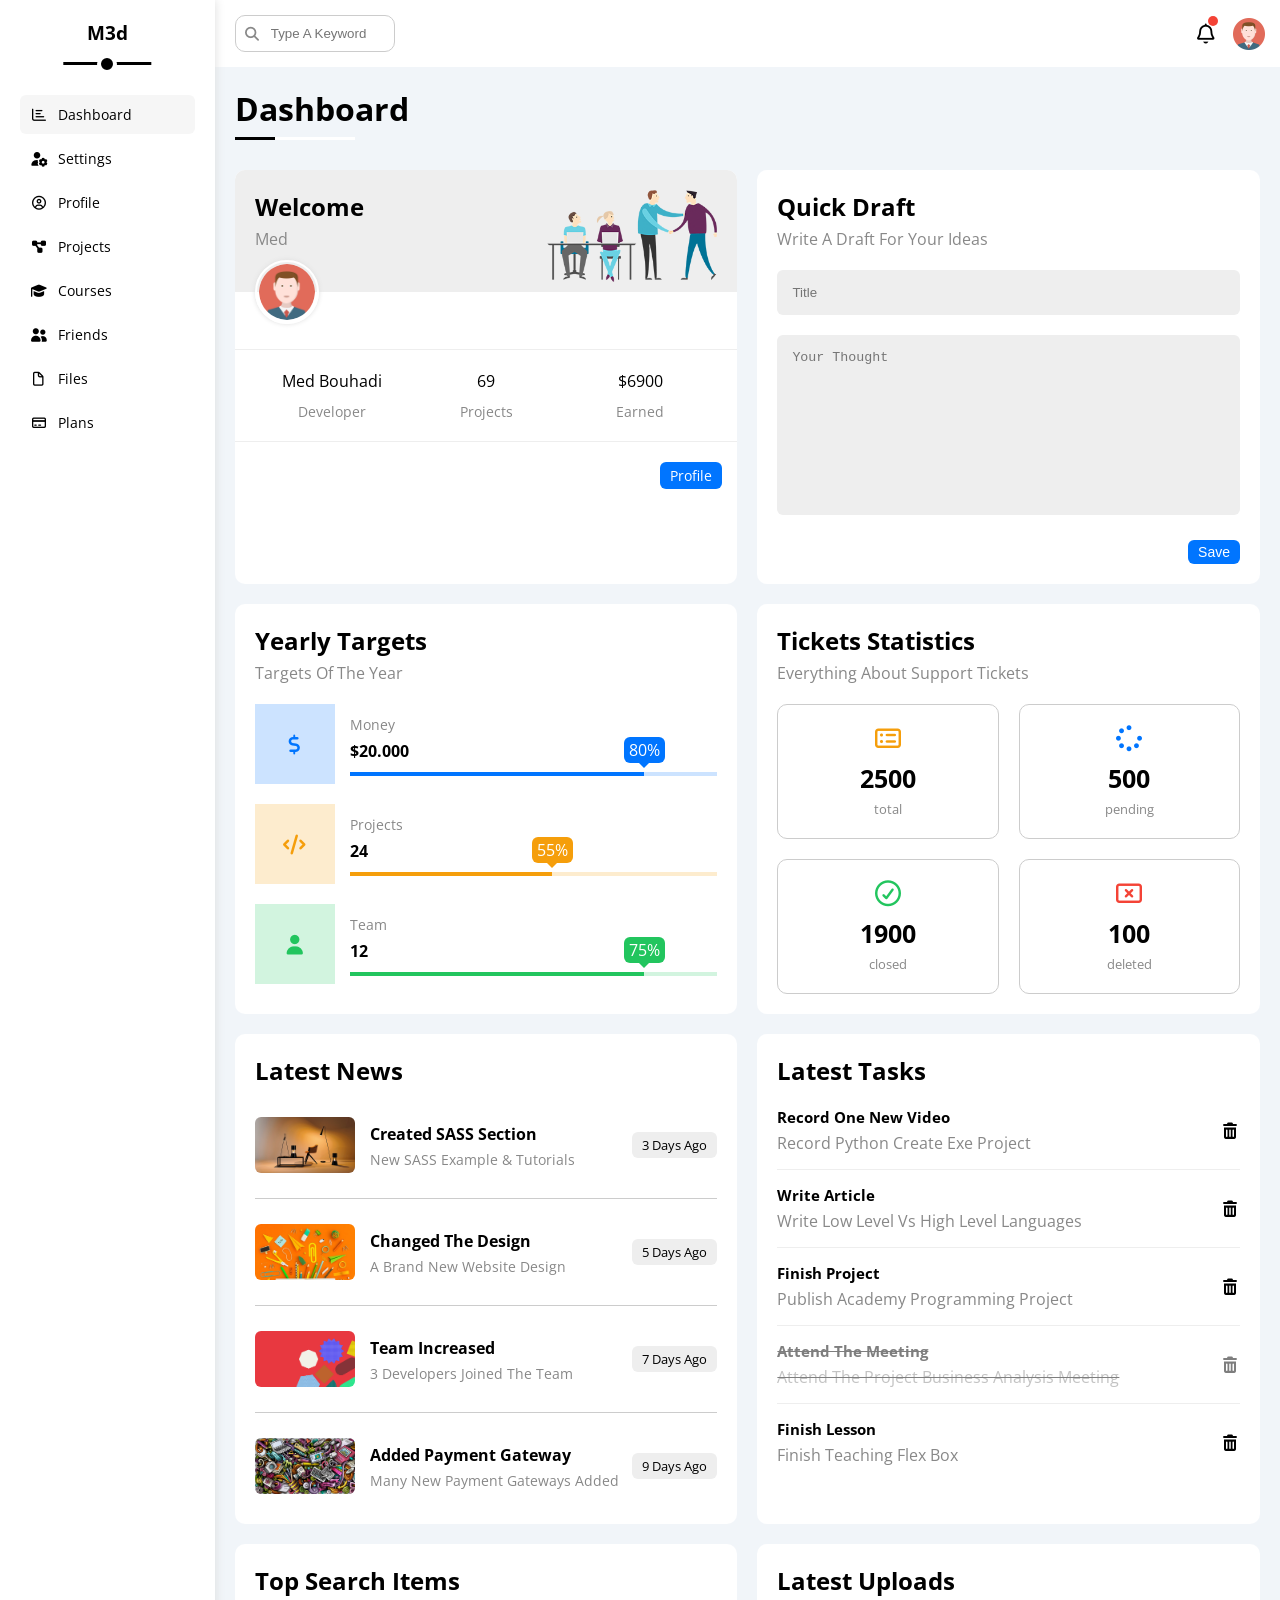
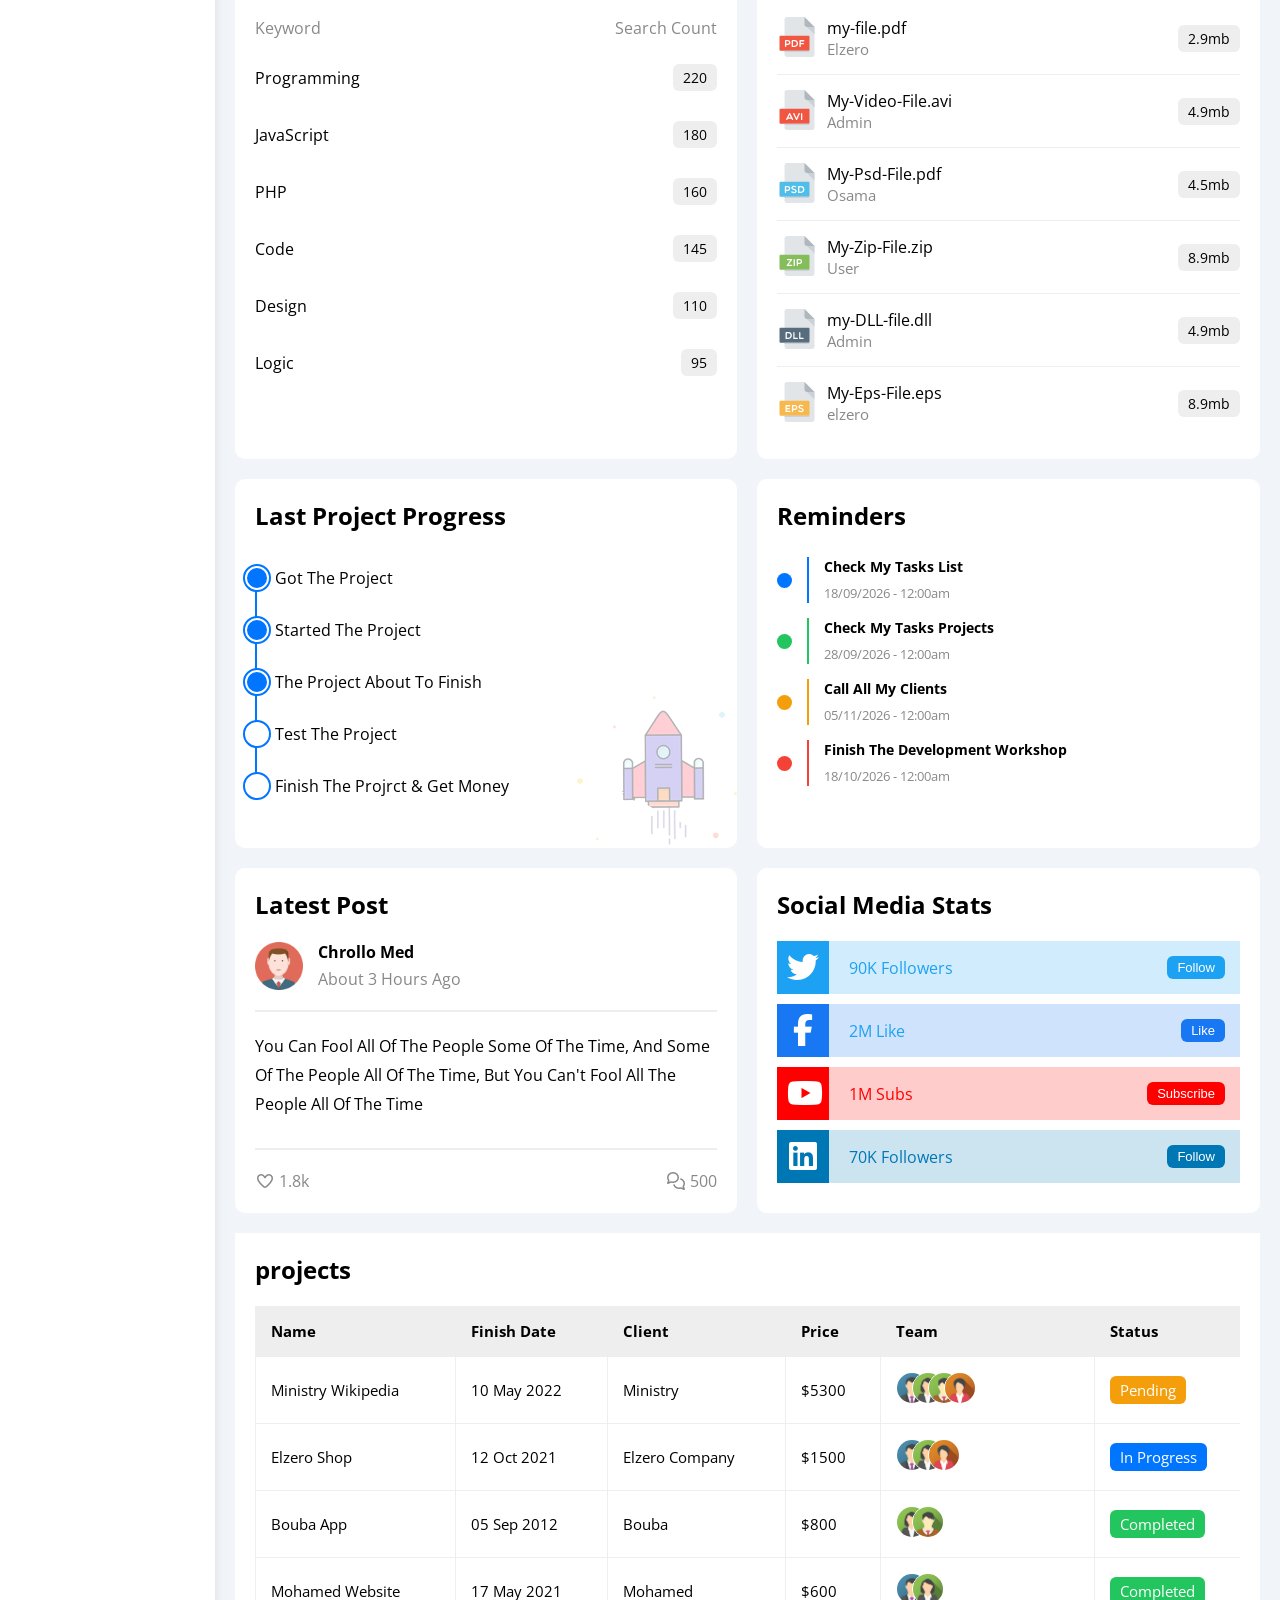
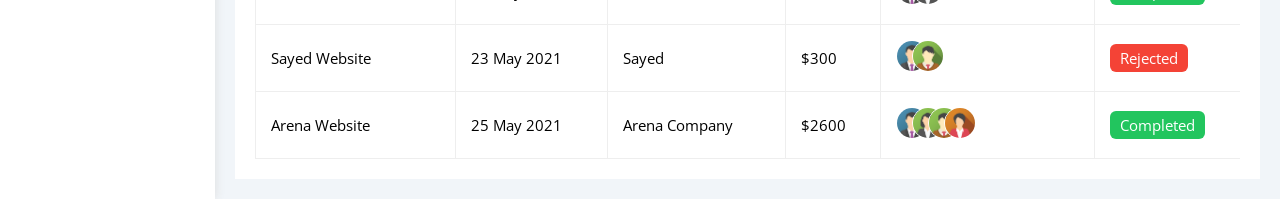
<file: index.html>
<!DOCTYPE html>
<html lang="en">

<head>
    <meta charset="UTF-8">
    <meta name="viewport" content="width=device-width, initial-scale=1.0">
    <title>Dashboard | Template</title>
    <link rel="stylesheet" href="css/framework.css">
    <link rel="stylesheet" href="css/main.css">
    <link rel="stylesheet" href="css/all.min.css">
    <link rel="preconnect" href="https://fonts.googleapis.com">
    <link rel="preconnect" href="https://fonts.gstatic.com" crossorigin>
    <link href="https://fonts.googleapis.com/css2?family=Open+Sans:wght@300;500&display=swap" rel="stylesheet">
</head>

<body>
    <div class="page d-flex">
        <div class="sidebar bg-white p-20 relative">
            <h3 class="cap relative txt-c mt-0">m3d</h3>
            <ul>
                <li>
                    <a href="index.html" class="active d-flex align-c fs-14 c-black rad-6 p-10 mb-5">
                        <i class="fa-regular fa-chart-bar fa-fw"></i>
                        <span class="fs-14  cap hide-mo">dashboard</span>
                    </a>
                </li>
                <li>
                    <a href="settings.html" class="d-flex align-c fs-14 c-black rad-6 p-10 mb-5">
                        <i class="fa-solid fa-user-gear fa-fw"></i>
                        <span class="fs-14  cap hide-mo">settings</span>
                    </a>
                </li>
                <li>
                    <a href="profile.html" class="d-flex align-c fs-14 c-black rad-6 p-10 mb-5">
                        <i class="fa-regular fa-circle-user fa-fw"></i>
                        <span class="fs-14  cap hide-mo">profile</span>
                    </a>
                </li>
                <li>
                    <a href="projects.html" class="d-flex align-c fs-14 c-black rad-6 p-10 mb-5">
                        <i class="fa-solid fa-diagram-project fa-fw"></i>
                        <span class="fs-14  cap hide-mo">projects</span>
                    </a>
                </li>
                <li>
                    <a href="courses.html" class="d-flex align-c fs-14 c-black rad-6 p-10 mb-5">
                        <i class="fa-solid fa-graduation-cap fa-fw"></i>
                        <span class="fs-14  cap hide-mo">courses</span>
                    </a>
                </li>
                <li>
                    <a href="friends.html" class="d-flex align-c fs-14 c-black rad-6 p-10 mb-5">
                        <i class="fa-solid fa-user-group fa-fw"></i>
                        <span class="fs-14  cap hide-mo">friends</span>
                    </a>
                </li>
                <li>
                    <a href="files.html" class="d-flex align-c fs-14 c-black rad-6 p-10 mb-5">
                        <i class="fa-regular fa-file fa-fw"></i>
                        <span class="fs-14  cap hide-mo">files</span>
                    </a>
                </li>
                <li>
                    <a href="plans.html" class="d-flex align-c fs-14 c-black rad-6 p-10 mb-5">
                        <i class="fa-regular fa-credit-card fa-fw"></i>
                        <span class="fs-14  cap hide-mo">plans</span>
                    </a>
                </li>
            </ul>
        </div>
        <div class="content w-full hidden">
            <div class="head bg-white p-15 between-flex ">
                <div class="search relative">
                    <input class="p-10 rad-10 b-ccc ml-5" type="search" placeholder="Type A Keyword">
                </div>
                <div class="icons d-flex align-c">
                    <span class="notif relative">
                        <i class="fa-regular fa-bell fa-lg"></i>
                    </span>
                    <img class="icon-32 ml-15" src="images/avatar.png" alt="profile picture">
                </div>
            </div>
            <h1 class="relative cap">dashboard</h1>
            <div class="wrapper d-grid gap-20 mr-20 ml-20">
                <div class="welcome bg-white rad-10 txt-c-mobile block-mobile">
                    <div class="intro p-20 d-flex space-bet bg-eee">
                        <div>
                            <h2 class="cap m-0">welcome</h2>
                            <p class="c-gray cap mt-5">med</p>
                        </div>
                        <img src="images/welcome.png" alt="welcome image" class="hide-mo">
                    </div>
                    <img src="images/avatar.png" alt="profile picture" class="avatar">
                    <div class="body txt-c d-flex p-20 mt-20 mb-20 block-mobile">
                        <div class="cap">med bouhadi <span class="cap c-gray d-block fs-14 mt-10">developer</span></div>
                        <div class="cap">69<span class="cap c-gray d-block fs-14 mt-10">projects</span></div>
                        <div class="cap">$6900<span class="cap c-gray d-block fs-14 mt-10">earned</span></div>
                    </div>
                    <a href="profile.html" class="visit cap d-block fs-14 bg-blue c-white w-fit btn-shape">profile</a>
                </div>
                <div class="draft bg-white rad-10 p-20">
                    <div class="intro">
                        <h2 class="cap mb-5 mt-0">quick draft</h2>
                        <p class="cap c-gray mt-0 mb-20">write a draft for your ideas</p>
                    </div>
                    <div class="inputs">
                        <input class=" cap bg-eee rad-6 p-15 mb-20 mt-0 w-full br-0" type="text" name="title" id="title"
                            placeholder="title">
                        <textarea class="cap bg-eee rad-6 p-15 mt-0 mb-20 br-0 w-full" name="idea" id="idea"
                            placeholder="your thought"></textarea>
                    </div>
                    <input class="save cap d-block fs-14 bg-blue c-white br-0 btn-shape" type="submit" value="save">
                </div>
                <div class="targets bg-white rad-10 p-20">
                    <h2 class="cap mb-5 mt-0">yearly targets</h2>
                    <p class="cap c-gray mt-0 mb-20">targets of the year</p>
                    <div class="target-row blue d-flex center-flex mb-20">
                        <div class="icon center-flex">
                            <i class="fa-solid fa-dollar-sign fa-lg c-blue"></i>
                        </div>
                        <div class="details flex-1">
                            <span class="cap c-gray fs-14">money</span>
                            <span class="d-block mt-5 mb-10 bold">$20.000</span>
                            <div class="progress relative">
                                <span class="bg-blue" style="width: 80%;"></span>
                            </div>
                        </div>
                    </div>
                    <div class="target-row orange d-flex center-flex mb-20">
                        <div class="icon center-flex">
                            <i class="fa-solid fa-code fa-lg c-orange"></i>
                        </div>
                        <div class="details flex-1">
                            <span class="cap c-gray fs-14">projects</span>
                            <span class="d-block mt-5 mb-10 bold">24</span>
                            <div class="progress relative">
                                <span class="bg-orange" style="width: 55%;"></span>
                            </div>
                        </div>
                    </div>
                    <div class="target-row green d-flex center-flex">
                        <div class="icon center-flex">
                            <i class="fa-solid fa-user fa-lg c-green"></i>
                        </div>
                        <div class="details flex-1">
                            <span class="cap c-gray fs-14">team</span>
                            <span class="d-block mt-5 mb-10 bold">12</span>
                            <div class="progress relative">
                                <span class="bg-green" style="width: 80%;"></span>
                            </div>
                        </div>
                    </div>
                </div>
                <div class="tickets bg-white rad-10 p-20">
                    <h2 class="cap mb-5 mt-0">tickets statistics</h2>
                    <p class="cap c-gray mt-0 mb-20">everything about support tickets</p>
                    <div class="container d-flex f-wr gap-20 txt-c">
                        <div class="box b-ccc p-20 rad-10 fs-13 c-gray">
                            <i class="fa-regular fa-rectangle-list fa-2x c-orange mb-10"></i>
                            <span class="d-block bold c-black mb-5 fs-25">2500</span>
                            total
                        </div>
                        <div class="box b-ccc p-20 rad-10 fs-13 c-gray">
                            <i class="fa-solid fa-spinner fa-2x c-blue mb-10"></i>
                            <span class="d-block bold c-black mb-5 fs-25">500</span>
                            pending
                        </div>
                        <div class="box b-ccc p-20 rad-10 fs-13 c-gray">
                            <i class="fa-regular fa-circle-check fa-2x c-green mb-10"></i>
                            <span class="d-block bold c-black mb-5 fs-25">1900</span>
                            closed
                        </div>
                        <div class="box b-ccc p-20 rad-10 fs-13 c-gray">
                            <i class="fa-regular fa-rectangle-xmark fa-2x c-red mb-10"></i>
                            <span class="d-block bold c-black mb-5 fs-25">100</span>
                            deleted
                        </div>
                    </div>
                </div>
                <div class="news bg-white rad-10 p-20 txt-c-mobile">
                    <h2 class="cap mt-0 mb-20">latest news</h2>
                    <div class="box cap d-flex align-c txt-c-mobile">
                        <img class="mr-15 rad-6" src="images/news-01.png" alt="news">
                        <div class="info">
                            <h3 class="mb-5 fs-16">created SASS section</h3>
                            <p class="c-gray mt-0 fs-14">new SASS example & tutorials</p>
                        </div>
                        <div class="label btn-shape w-fit bg-eee fs-13">3 days ago</div>
                    </div>
                    <div class="box cap d-flex align-c">
                        <img class="mr-15 rad-6" src="images/news-02.png" alt="news">
                        <div class="info">
                            <h3 class="mb-5 fs-16">changed the design</h3>
                            <p class="c-gray mt-0 fs-14">a brand new website design</p>
                        </div>
                        <div class="label btn-shape w-fit bg-eee fs-13">5 days ago</div>
                    </div>
                    <div class="box cap d-flex align-c">
                        <img class="mr-15 rad-6" src="images/news-03.png" alt="news">
                        <div class="info">
                            <h3 class="mb-5 fs-16">team increased</h3>
                            <p class="c-gray mt-0 fs-14">3 developers joined the team</p>
                        </div>
                        <div class="label btn-shape w-fit bg-eee fs-13">7 days ago</div>
                    </div>
                    <div class="box cap d-flex align-c">
                        <img class="mr-15 rad-6" src="images/news-04.png" alt="news">
                        <div class="info">
                            <h3 class="mb-5 fs-16">added payment gateway</h3>
                            <p class="c-gray mt-0 fs-14">many new payment gateways added</p>
                        </div>
                        <div class="label btn-shape w-fit bg-eee fs-13">9 days ago</div>
                    </div>
                </div>
                <div class="tasks bg-white rad-10 p-20 cap">
                    <h2 class="mt-0 mb-20">latest tasks</h2>
                    <div class="task-row mt-0 between-flex ">
                        <div class="box">
                            <h3 class="fs-15 mt-0 mb-5">record one new video</h3>
                            <p class="c-gray mt-0 mb-0">record python create exe project</p>
                        </div>
                        <i class="fa-solid fa-trash-can"></i>
                    </div>
                    <div class="task-row mt-0 between-flex">
                        <div class="box">
                            <h3 class="fs-15 mt-0 mb-5">write article</h3>
                            <p class="c-gray mt-0 mb-0">write low level vs high level languages</p>
                        </div>
                        <i class="fa-solid fa-trash-can"></i>
                    </div>
                    <div class="task-row mt-0 between-flex">
                        <div class="box">
                            <h3 class="fs-15 mt-0 mb-5">finish project</h3>
                            <p class="c-gray mt-0 mb-0">publish academy programming project</p>
                        </div>
                        <i class="fa-solid fa-trash-can"></i>
                    </div>
                    <div class="task-row mt-0 between-flex">
                        <div class="box">
                            <h3 class="fs-15 mt-0 mb-5">attend the meeting</h3>
                            <p class="c-gray mt-0 mb-0">attend the project business analysis meeting</p>
                        </div>
                        <i class="fa-solid fa-trash-can"></i>
                    </div>
                    <div class="task-row mt-0 between-flex">
                        <div class="box">
                            <h3 class="fs-15 mt-0 mb-5">finish lesson</h3>
                            <p class="c-gray mt-0 mb-0">finish teaching flex box</p>
                        </div>
                        <i class="fa-solid fa-trash-can"></i>
                    </div>
                </div>
                <div class="search-items cap bg-white rad-10 p-20">
                    <h2 class="mt-0 mb-20">top search items</h2>
                    <div class="titles between-flex mt-0 mb-10">
                        <div class="c-gray mt-0">keyword</div>
                        <div class="c-gray mt-0">search count</div>
                    </div>
                    <div class="box between-flex pt-15 pb-15">
                        <span>programming</span>
                        <span class="btn-shape bg-eee w-fit fs-14">220</span>
                    </div>
                    <div class="box between-flex pt-15 pb-15">
                        <span>javaScript</span>
                        <span class="btn-shape bg-eee w-fit fs-14">180</span>
                    </div>
                    <div class="box between-flex pt-15 pb-15">
                        <span>PHP</span>
                        <span class="btn-shape bg-eee w-fit fs-14">160</span>
                    </div>
                    <div class="box between-flex pt-15 pb-15">
                        <span>code</span>
                        <span class="btn-shape bg-eee w-fit fs-14">145</span>
                    </div>
                    <div class="box between-flex pt-15 pb-15">
                        <span>design</span>
                        <span class="btn-shape bg-eee w-fit fs-14">110</span>
                    </div>
                    <div class="box between-flex pt-15 pb-15">
                        <span>logic</span>
                        <span class="btn-shape bg-eee w-fit fs-14">95</span>
                    </div>
                </div>
                <div class="uploads bg-white rad-10 p-20">
                    <h2 class="cap mt-0 mb-5">latest uploads</h2>
                    <div class="upload-row between-flex pt-15 pb-15">
                        <div class="box d-flex">
                            <img class="mr-10" src="images/pdf.svg" alt="pdf">
                            <div class="info align-c">
                                <div>my-file.pdf</div>
                                <span class="d-block fs-15 c-gray cap">elzero</span>
                            </div>
                        </div>
                        <div class="btn-shape bg-eee w-fit fs-14">2.9mb</div>
                    </div>
                    <div class="upload-row between-flex pt-15 pb-15">
                        <div class="box d-flex">
                            <img class="mr-10" src="images/avi.svg" alt="avi">
                            <div class="info align-c">
                                <div>My-Video-File.avi</div>
                                <span class="d-block fs-15 c-gray cap">admin</span>
                            </div>
                        </div>
                        <div class="btn-shape bg-eee w-fit fs-14">4.9mb</div>
                    </div>
                    <div class="upload-row between-flex pt-15 pb-15">
                        <div class="box d-flex">
                            <img class="mr-10" src="images/psd.svg" alt="psd">
                            <div class="info align-c">
                                <div>My-Psd-File.pdf</div>
                                <span class="d-block fs-15 c-gray cap">osama</span>
                            </div>
                        </div>
                        <div class="btn-shape bg-eee w-fit fs-14">4.5mb</div>
                    </div>
                    <div class="upload-row between-flex pt-15 pb-15">
                        <div class="box d-flex">
                            <img class="mr-10" src="images/zip.svg" alt="zip">
                            <div class="info align-c">
                                <div>My-Zip-File.zip</div>
                                <span class="d-block fs-15 c-gray cap">user</span>
                            </div>
                        </div>
                        <div class="btn-shape bg-eee w-fit fs-14">8.9mb</div>
                    </div>
                    <div class="upload-row between-flex pt-15 pb-15">
                        <div class="box d-flex">
                            <img class="mr-10" src="images/dll.svg" alt="dll">
                            <div class="info align-c">
                                <div>my-DLL-file.dll</div>
                                <span class="d-block fs-15 c-gray cap">admin</span>
                            </div>
                        </div>
                        <div class="btn-shape bg-eee w-fit fs-14">4.9mb</div>
                    </div>
                    <div class="upload-row between-flex pt-15 pb-15">
                        <div class="box d-flex">
                            <img class="mr-10" src="images/eps.svg" alt="eps">
                            <div class="info align-c">
                                <div>My-Eps-File.eps</div>
                                <span class="d-block fs-15 c-gray">elzero</span>
                            </div>
                        </div>
                        <div class="btn-shape bg-eee w-fit fs-14">8.9mb</div>
                    </div>
                </div>
                <div class="project-prog bg-white rad-10 p-20 cap relative">
                    <h2 class="mt-0 mb-20">last project progress</h2>
                    <ul class="relative mt-0">
                        <li>got the project</li>
                        <li>started the project</li>
                        <li>the project about to finish</li>
                        <li>test the project</li>
                        <li>finish the projrct & get money</li>
                    </ul>
                    <img class="hide-mo" src="images/project.png" alt="project">
                </div>
                <div class="reminders bg-white rad-10 p-20">
                    <h2 class="cap mt-0 mb-25">reminders</h2>
                    <ul class="m-0">
                        <li class="d-flex align-c mt-15">
                            <span class="dot bg-blue rad-half mr-15"></span>
                            <div class="blue pl-15">
                                <p class="cap fs-14 bold mt-0 mb-5">check my tasks list</p>
                                <span class="fs-13 c-gray">18/09/2026 - 12:00am</span>
                            </div>
                        </li>
                        <li class="d-flex align-c mt-15">
                            <span class="dot bg-green rad-half mr-15"></span>
                            <div class="green pl-15">
                                <p class="cap fs-14 bold mt-0 mb-5">check my tasks projects</p>
                                <span class="fs-13 c-gray">28/09/2026 - 12:00am</span>
                            </div>
                        </li>
                        <li class="d-flex align-c mt-15">
                            <span class="dot bg-orange rad-half mr-15"></span>
                            <div class="orange pl-15">
                                <p class="cap fs-14 bold mt-0 mb-5">call all my clients</p>
                                <span class="fs-13 c-gray">05/11/2026 - 12:00am</span>
                            </div>
                        </li>
                        <li class="d-flex align-c mt-15">
                            <span class="dot bg-red rad-half mr-15"></span>
                            <div class="red pl-15">
                                <p class="cap fs-14 bold mt-0 mb-5">finish the development workshop</p>
                                <span class="fs-13 c-gray">18/10/2026 - 12:00am</span>
                            </div>
                        </li>
                    </ul>
                </div>
                <div class="post bg-white p-20 rad-10 cap">
                    <h2 class="mt-0 mb-20">latest post</h2>
                    <div class="box d-flex align-c">
                        <img src="images/avatar.png" alt="avatar" class="mr-15">
                        <div class="info">
                            <span class="d-block bold mb-5">chrollo med</span>
                            <span class="c-gray">about 3 hours ago</span>
                        </div>
                    </div>
                    <div class="text pt-20 pb-20 mt-20 mb-20">
                        you can fool all of the people some of the time, and some of the people all of the time, but you can't fool all the people all of the time
                    </div>
                    <div class="box c-gray between-flex">
                        <div>
                            <i class="fa-regular fa-heart"></i>
                            <span>1.8k</span>
                        </div>
                        <div>
                            <i class="fa-regular fa-comments"></i>
                            <span>500</span>
                        </div>
                    </div>
                </div>
                <div class="socials bg-white rad-10 cap p-20">
                    <h2 class="mt-0 mb-20">social media stats</h2>
                    <div class="row twitter d-flex align-c relative mb-10">
                            <i class="fa-brands fa-twitter fa-2x c-white p-10 h-full bg-blue align-c"></i>
                        <div class="stats w-full between-flex p-15 raative">
                            <div class="d-block">90K followers</div>
                            <button class="btn-shape fs-13 br-0 c-white bg-blue cap">follow</button>
                        </div>
                    </div>
                    <div class="row facebook d-flex align-c relative mb-10">
                            <i class="fa-brands fa-facebook-f fa-2x c-white p-10 h-full bg-blue align-c"></i>
                        <div class="stats w-full between-flex p-15 raative">
                            <div class="d-block">2M like</div>
                            <button class="btn-shape fs-13 br-0 c-white bg-blue cap">like</button>
                        </div>
                    </div>
                    <div class="row youtube d-flex align-c relative mb-10">
                            <i class="fa-brands fa-youtube fa-2x c-white p-10 h-full bg-blue align-c"></i>
                        <div class="stats w-full between-flex p-15 raative">
                            <div class="d-block">1M subs</div>
                            <button class="btn-shape fs-13 br-0 c-white bg-blue cap">subscribe</button>
                        </div>
                    </div>
                    <div class="row linkedin d-flex align-c relative mb-10">
                            <i class="fa-brands fa-linkedin fa-2x c-white p-10 h-full bg-blue align-c"></i>
                        <div class="stats w-full between-flex p-15 raative">
                            <div class="d-block">70K followers</div>
                            <button class="btn-shape fs-13 br-0 c-white bg-blue cap">follow</button>
                        </div>
                    </div>
                </div>
            </div>
            <div class="projects bg-white p-20 m-20">
                <h2 class="mt-0 mb-20">projects</h2>
                <div class="responsive-table">
                    <table class="w-full cap fs-15">
                    <thead class="w-full">
                        <tr>
                            <td>name</td>
                            <td>finish date</td>
                            <td>client</td>
                            <td>price</td>
                            <td>team</td>
                            <td>status</td>
                        </tr>
                    </thead>
                    <tbody>
                        <tr>
                            <td>ministry wikipedia</td>
                            <td>10 may 2022</td>
                            <td>ministry</td>
                            <td>$5300</td>
                            <td>
                                <img src="images/team-01.png" alt="team">
                                <img src="images/team-02.png" alt="team">
                                <img src="images/team-03.png" alt="team">
                                <img src="images/team-04.png" alt="team">
                            </td>
                            <td>
                                <span class="pending btn-shape">pending</span>
                            </td>
                        </tr>
                        <tr>
                            <td>elzero shop</td>
                            <td>12 oct 2021</td>
                            <td>elzero company</td>
                            <td>$1500</td>
                            <td>
                                <img src="images/team-01.png" alt="team">
                                <img src="images/team-02.png" alt="team">
                                <img src="images/team-04.png" alt="team">
                            </td>
                            <td>
                                <span class="in-prog btn-shape">in progress</span>
                            </td>
                        </tr>
                        <tr>
                            <td>bouba app</td>
                            <td>05 sep 2012</td>
                            <td>bouba</td>
                            <td>$800</td>
                            <td>
                                <img src="images/team-02.png" alt="team">
                                <img src="images/team-03.png" alt="team">
                            </td>
                            <td>
                                <span class="comp btn-shape">completed</span>
                            </td>
                        </tr>
                        <tr>
                            <td>mohamed website</td>
                            <td>17 may 2021</td>
                            <td>mohamed</td>
                            <td>$600</td>
                            <td>
                                <img src="images/team-01.png" alt="team">
                                <img src="images/team-02.png" alt="team">
                            </td>
                            <td>
                                <span class="comp btn-shape">completed</span>
                            </td>
                        </tr>
                        <tr>
                            <td>sayed website</td>
                            <td>23 may 2021</td>
                            <td>sayed</td>
                            <td>$300</td>
                            <td>
                                <img src="images/team-01.png" alt="team">
                                <img src="images/team-03.png" alt="team">
                            </td>
                            <td>
                                <span class="rejected btn-shape">rejected</span>
                            </td>
                        </tr>
                        <tr>
                            <td>arena website</td>
                            <td>25 may 2021</td>
                            <td>arena company</td>
                            <td>$2600</td>
                            <td>
                                <img src="images/team-01.png" alt="team">
                                <img src="images/team-02.png" alt="team">
                                <img src="images/team-03.png" alt="team">
                                <img src="images/team-04.png" alt="team">
                            </td>
                            <td>
                                <span class="comp btn-shape">completed</span>
                            </td>
                        </tr>
                    </tbody>
                </table>
                </div>
            </div>
        </div>
    </div>
</body>

</html>
</file>
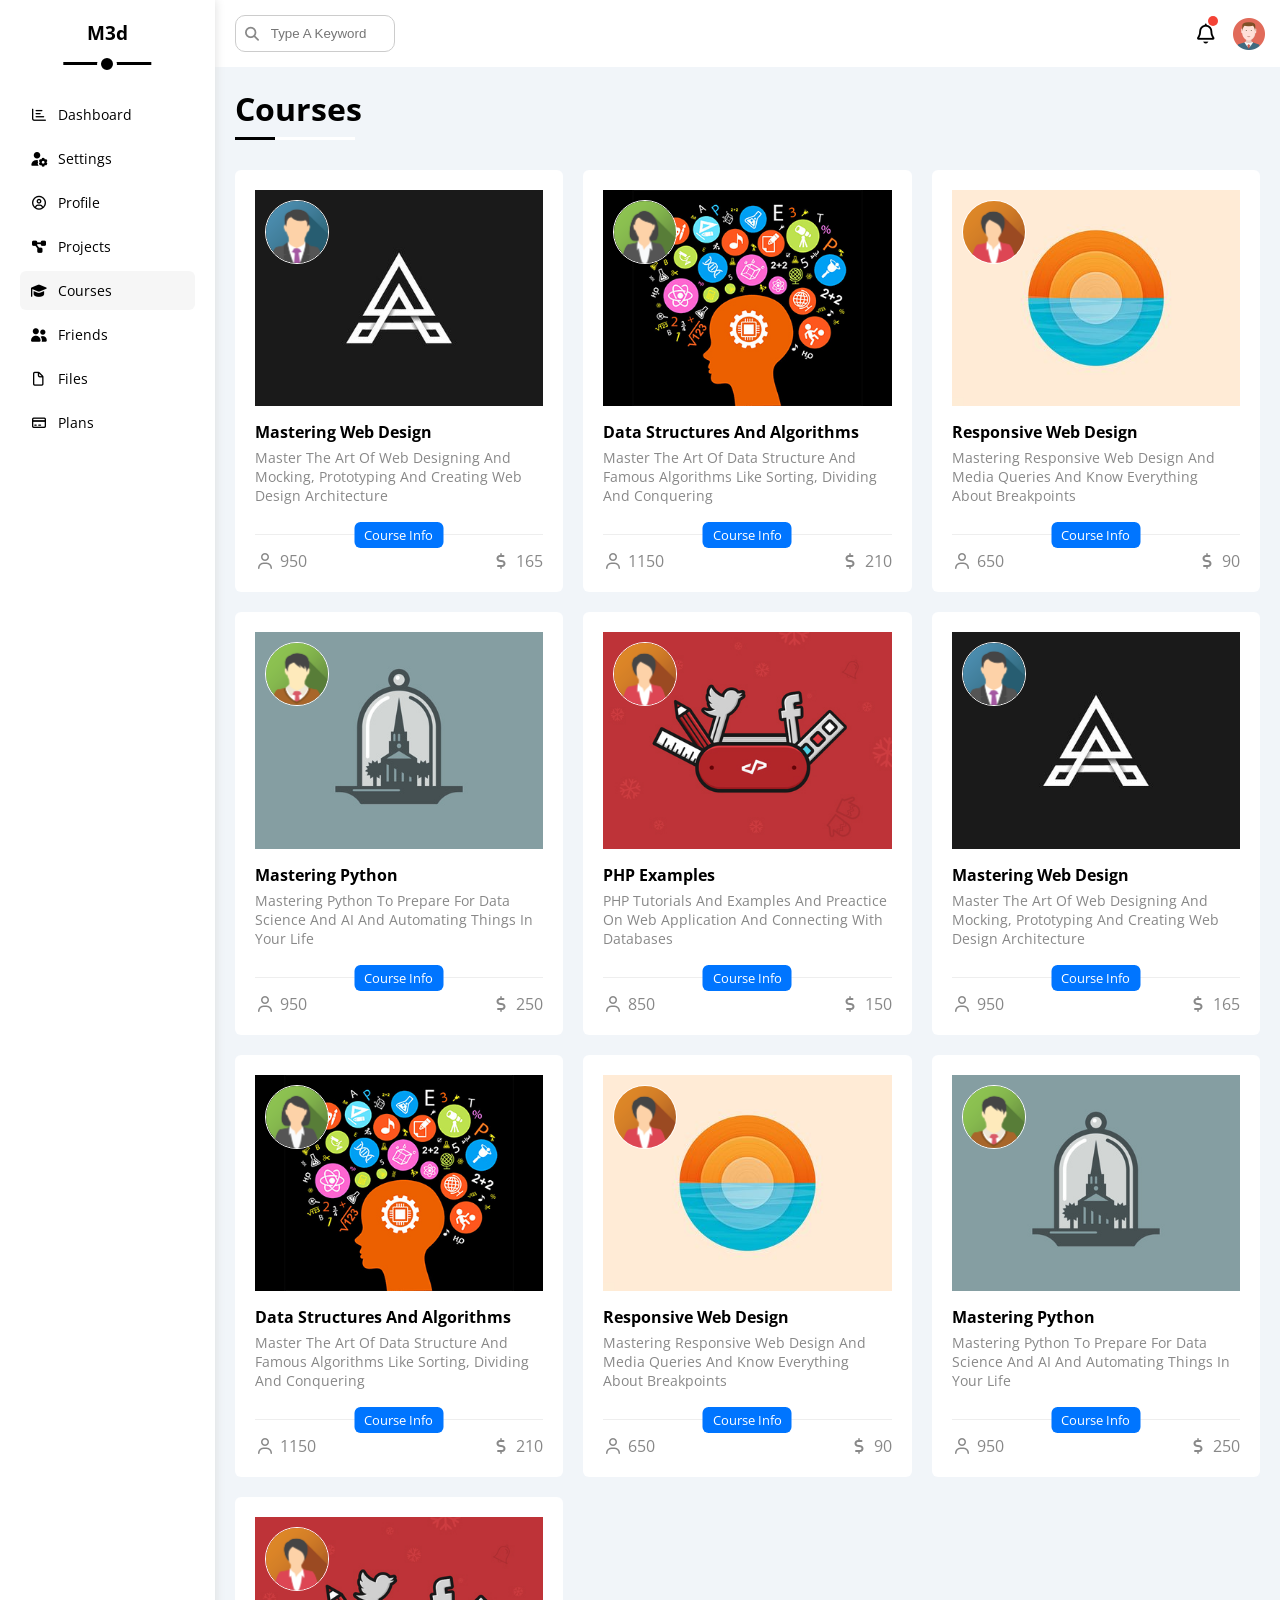
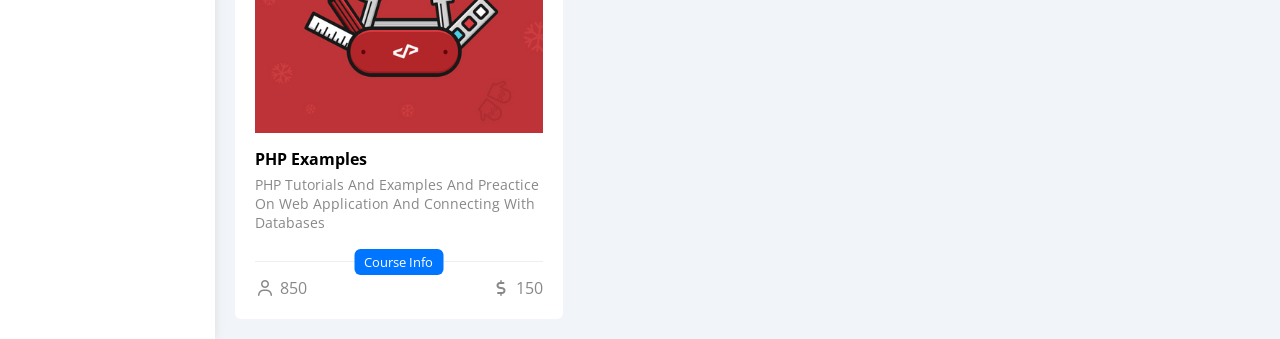
<file: courses.html>
<!DOCTYPE html>
<html lang="en">

<head>
    <meta charset="UTF-8">
    <meta name="viewport" content="width=device-width, initial-scale=1.0">
    <title>Courses</title>
    <link rel="stylesheet" href="css/framework.css">
    <link rel="stylesheet" href="css/main.css">
    <link rel="stylesheet" href="css/all.min.css">
    <link rel="preconnect" href="https://fonts.googleapis.com">
    <link rel="preconnect" href="https://fonts.gstatic.com" crossorigin>
    <link href="https://fonts.googleapis.com/css2?family=Open+Sans:wght@300;500&display=swap" rel="stylesheet">
</head> 

<body>
    <div class="page d-flex">
        <div class="sidebar bg-white p-20 relative">
            <h3 class="cap relative txt-c mt-0">m3d</h3>
            <ul>
                <li>
                    <a href="index.html" class=" d-flex align-c fs-14 c-black rad-6 p-10 mb-5">
                        <i class="fa-regular fa-chart-bar fa-fw"></i>
                        <span class="fs-14  cap hide-mo">dashboard</span>
                    </a>
                </li>
                <li>
                    <a href="settings.html" class=" d-flex align-c fs-14 c-black rad-6 p-10 mb-5">
                        <i class="fa-solid fa-user-gear fa-fw"></i>
                        <span class="fs-14  cap hide-mo">settings</span>
                    </a>
                </li>
                <li>
                    <a href="profile.html" class="d-flex align-c fs-14 c-black rad-6 p-10 mb-5">
                        <i class="fa-regular fa-circle-user fa-fw"></i>
                        <span class="fs-14  cap hide-mo">profile</span>
                    </a>
                </li>
                <li>
                    <a href="projects.html" class="d-flex align-c fs-14 c-black rad-6 p-10 mb-5">
                        <i class="fa-solid fa-diagram-project fa-fw"></i>
                        <span class="fs-14  cap hide-mo">projects</span>
                    </a>
                </li>
                <li>
                    <a href="courses.html" class="active d-flex align-c fs-14 c-black rad-6 p-10 mb-5">
                        <i class="fa-solid fa-graduation-cap fa-fw"></i>
                        <span class="fs-14  cap hide-mo">courses</span>
                    </a>
                </li>
                <li>
                    <a href="friends.html" class="d-flex align-c fs-14 c-black rad-6 p-10 mb-5">
                        <i class="fa-solid fa-user-group fa-fw"></i>
                        <span class="fs-14  cap hide-mo">friends</span>
                    </a>
                </li>
                <li>
                    <a href="files.html" class="d-flex align-c fs-14 c-black rad-6 p-10 mb-5">
                        <i class="fa-regular fa-file fa-fw"></i>
                        <span class="fs-14  cap hide-mo">files</span>
                    </a>
                </li>
                <li>
                    <a href="plans.html" class="d-flex align-c fs-14 c-black rad-6 p-10 mb-5">
                        <i class="fa-regular fa-credit-card fa-fw"></i>
                        <span class="fs-14  cap hide-mo">plans</span>
                    </a>
                </li>
            </ul>
        </div>
        <div class="content w-full hidden">
            <div class="head bg-white p-15 between-flex ">
                <div class="search relative">
                    <input class="p-10 rad-10 b-ccc ml-5" type="search" placeholder="Type A Keyword">
                </div>
                <div class="icons d-flex align-c">
                    <span class="notif relative">
                        <i class="fa-regular fa-bell fa-lg"></i>
                    </span>
                    <img class="icon-32 ml-15" src="images/avatar.png" alt="profile picture">
                </div>
            </div>
            <h1 class="relative cap">courses</h1>

            <div class="courses-page d-grid m-20 gap-20">
                <div class="course bg-white p-20 rad-6 relative">
                    <div class="cover relative">
                        <img src="images/course-01.jpg" alt="course">
                        <img class="icon" src="images/team-01.png" alt="pfp">
                    </div>
                    <div class="desc pb-15 mb-15">
                        <h4 class="cap mb-5 mt-10">mastering web design</h4>
                        <p class="c-gray fs-14 mt-0 cap">master the art of web designing and mocking, prototyping and creating web design architecture</p>
                    </div>
                    <div class="info relative between-flex">
                        <span class="btn btn-shape bg-blue c-white fs-13 cap">course info</span>
                            <span class="c-gray">
                                <i class="fa-regular fa-user"></i>
                                950
                            </span>
                            <span class="c-gray">
                                <i class="fa-solid fa-dollar-sign"></i>
                                165
                            </span>
                    </div>
                </div>
                <div class="course bg-white p-20 rad-6 relative">
                    <div class="cover relative">
                        <img src="images/course-02.jpg" alt="course">
                        <img class="icon" src="images/team-02.png" alt="pfp">
                    </div>
                    <div class="desc pb-15 mb-15">
                        <h4 class="cap mb-5 mt-10">data structures and algorithms</h4>
                        <p class="c-gray fs-14 mt-0 cap">master the art of data structure and famous algorithms like sorting, dividing and conquering</p>
                    </div>
                    <div class="info relative between-flex">
                        <span class="btn btn-shape bg-blue c-white fs-13 cap">course info</span>
                            <span class="c-gray">
                                <i class="fa-regular fa-user"></i>
                                1150
                            </span>
                            <span class="c-gray">
                                <i class="fa-solid fa-dollar-sign"></i>
                                210
                            </span>
                    </div>
                </div>
                <div class="course bg-white p-20 rad-6 relative">
                    <div class="cover relative">
                        <img src="images/course-03.jpg" alt="course">
                        <img class="icon" src="images/team-04.png" alt="pfp">
                    </div>
                    <div class="desc pb-15 mb-15">
                        <h4 class="cap mb-5 mt-10">responsive web design</h4>
                        <p class="c-gray fs-14 mt-0 cap">mastering responsive web design and media queries and know everything about breakpoints</p>
                    </div>
                    <div class="info relative between-flex">
                        <span class="btn btn-shape bg-blue c-white fs-13 cap">course info</span>
                            <span class="c-gray">
                                <i class="fa-regular fa-user"></i>
                                650
                            </span>
                            <span class="c-gray">
                                <i class="fa-solid fa-dollar-sign"></i>
                                90
                            </span>
                    </div>
                </div>
                <div class="course bg-white p-20 rad-6 relative">
                    <div class="cover relative">
                        <img src="images/course-04.jpg" alt="course">
                        <img class="icon" src="images/team-03.png" alt="pfp">
                    </div>
                    <div class="desc pb-15 mb-15">
                        <h4 class="cap mb-5 mt-10">mastering python</h4>
                        <p class="c-gray fs-14 mt-0 cap">mastering python to prepare for data science and AI and automating things in your life</p>
                    </div>
                    <div class="info relative between-flex">
                        <span class="btn btn-shape bg-blue c-white fs-13 cap">course info</span>
                            <span class="c-gray">
                                <i class="fa-regular fa-user"></i>
                                950
                            </span>
                            <span class="c-gray">
                                <i class="fa-solid fa-dollar-sign"></i>
                                250
                            </span>
                    </div>
                </div>
                <div class="course bg-white p-20 rad-6 relative">
                    <div class="cover relative">
                        <img src="images/course-05.jpg" alt="course">
                        <img class="icon" src="images/team-04.png" alt="pfp">
                    </div>
                    <div class="desc pb-15 mb-15">
                        <h4 class="cap mb-5 mt-10">PHP examples</h4>
                        <p class="c-gray fs-14 mt-0 cap">PHP tutorials and examples and preactice on web application and connecting with databases</p>
                    </div>
                    <div class="info relative between-flex">
                        <span class="btn btn-shape bg-blue c-white fs-13 cap">course info</span>
                            <span class="c-gray">
                                <i class="fa-regular fa-user"></i>
                                850
                            </span>
                            <span class="c-gray">
                                <i class="fa-solid fa-dollar-sign"></i>
                                150
                            </span>
                    </div>
                </div>
                <div class="course bg-white p-20 rad-6 relative">
                    <div class="cover relative">
                        <img src="images/course-01.jpg" alt="course">
                        <img class="icon" src="images/team-01.png" alt="pfp">
                    </div>
                    <div class="desc pb-15 mb-15">
                        <h4 class="cap mb-5 mt-10">mastering web design</h4>
                        <p class="c-gray fs-14 mt-0 cap">master the art of web designing and mocking, prototyping and creating web design architecture</p>
                    </div>
                    <div class="info relative between-flex">
                        <span class="btn btn-shape bg-blue c-white fs-13 cap">course info</span>
                            <span class="c-gray">
                                <i class="fa-regular fa-user"></i>
                                950
                            </span>
                            <span class="c-gray">
                                <i class="fa-solid fa-dollar-sign"></i>
                                165
                            </span>
                    </div>
                </div>
                <div class="course bg-white p-20 rad-6 relative">
                    <div class="cover relative">
                        <img src="images/course-02.jpg" alt="course">
                        <img class="icon" src="images/team-02.png" alt="pfp">
                    </div>
                    <div class="desc pb-15 mb-15">
                        <h4 class="cap mb-5 mt-10">data structures and algorithms</h4>
                        <p class="c-gray fs-14 mt-0 cap">master the art of data structure and famous algorithms like sorting, dividing and conquering</p>
                    </div>
                    <div class="info relative between-flex">
                        <span class="btn btn-shape bg-blue c-white fs-13 cap">course info</span>
                            <span class="c-gray">
                                <i class="fa-regular fa-user"></i>
                                1150
                            </span>
                            <span class="c-gray">
                                <i class="fa-solid fa-dollar-sign"></i>
                                210
                            </span>
                    </div>
                </div>
                <div class="course bg-white p-20 rad-6 relative">
                    <div class="cover relative">
                        <img src="images/course-03.jpg" alt="course">
                        <img class="icon" src="images/team-04.png" alt="pfp">
                    </div>
                    <div class="desc pb-15 mb-15">
                        <h4 class="cap mb-5 mt-10">responsive web design</h4>
                        <p class="c-gray fs-14 mt-0 cap">mastering responsive web design and media queries and know everything about breakpoints</p>
                    </div>
                    <div class="info relative between-flex">
                        <span class="btn btn-shape bg-blue c-white fs-13 cap">course info</span>
                            <span class="c-gray">
                                <i class="fa-regular fa-user"></i>
                                650
                            </span>
                            <span class="c-gray">
                                <i class="fa-solid fa-dollar-sign"></i>
                                90
                            </span>
                    </div>
                </div>
                <div class="course bg-white p-20 rad-6 relative">
                    <div class="cover relative">
                        <img src="images/course-04.jpg" alt="course">
                        <img class="icon" src="images/team-03.png" alt="pfp">
                    </div>
                    <div class="desc pb-15 mb-15">
                        <h4 class="cap mb-5 mt-10">mastering python</h4>
                        <p class="c-gray fs-14 mt-0 cap">mastering python to prepare for data science and AI and automating things in your life</p>
                    </div>
                    <div class="info relative between-flex">
                        <span class="btn btn-shape bg-blue c-white fs-13 cap">course info</span>
                            <span class="c-gray">
                                <i class="fa-regular fa-user"></i>
                                950
                            </span>
                            <span class="c-gray">
                                <i class="fa-solid fa-dollar-sign"></i>
                                250
                            </span>
                    </div>
                </div>
                <div class="course bg-white p-20 rad-6 relative">
                    <div class="cover relative">
                        <img src="images/course-05.jpg" alt="course">
                        <img class="icon" src="images/team-04.png" alt="pfp">
                    </div>
                    <div class="desc pb-15 mb-15">
                        <h4 class="cap mb-5 mt-10">PHP examples</h4>
                        <p class="c-gray fs-14 mt-0 cap">PHP tutorials and examples and preactice on web application and connecting with databases</p>
                    </div>
                    <div class="info relative between-flex">
                        <span class="btn btn-shape bg-blue c-white fs-13 cap">course info</span>
                            <span class="c-gray">
                                <i class="fa-regular fa-user"></i>
                                850
                            </span>
                            <span class="c-gray">
                                <i class="fa-solid fa-dollar-sign"></i>
                                150
                            </span>
                    </div>
                </div>
            </div>
        </div>
    </div>
</body>

</html>
</file>
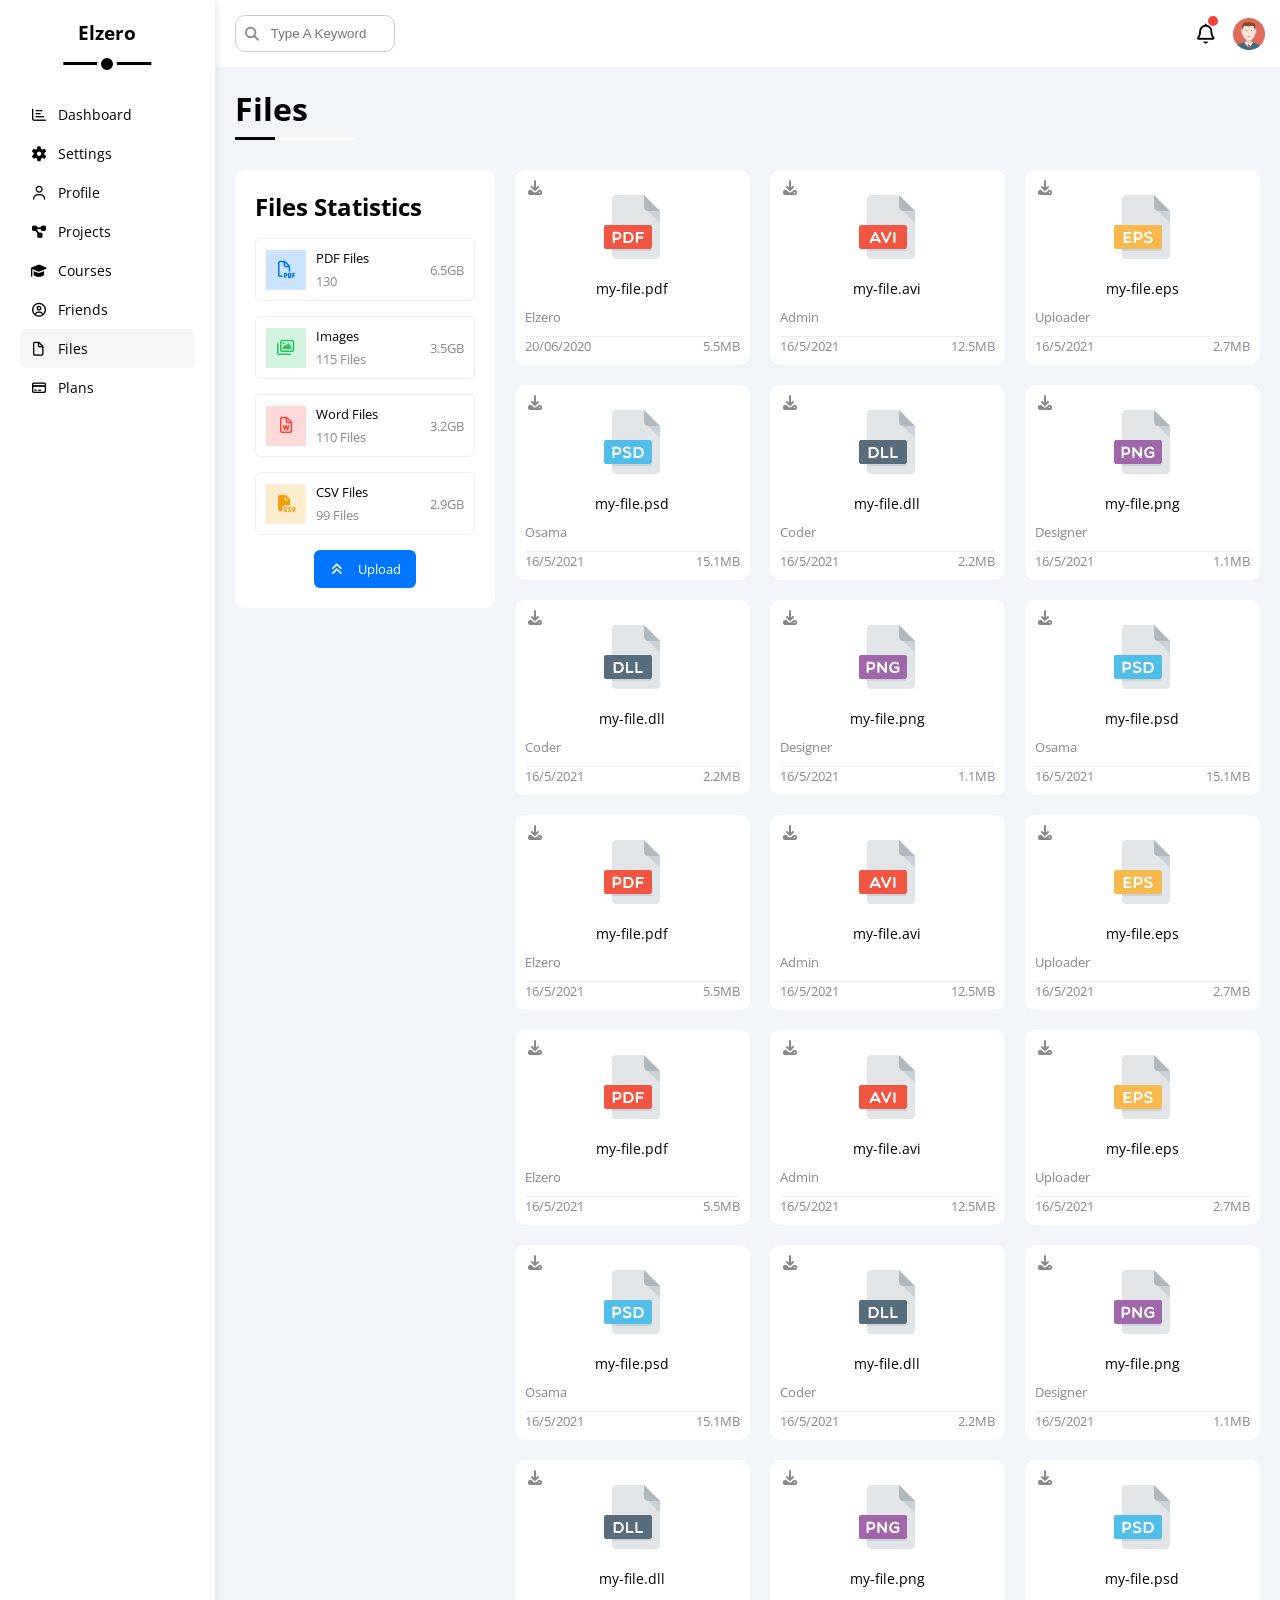
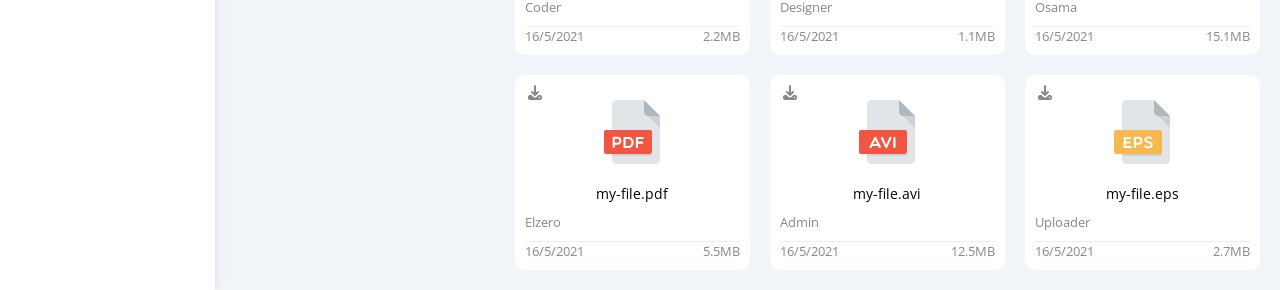
<file: files.html>
<!DOCTYPE html>
<html lang="en">
  <head>
    <meta charset="UTF-8" />
    <meta http-equiv="X-UA-Compatible" content="IE=edge" />
    <meta name="viewport" content="width=device-width, initial-scale=1.0" />
    <title>Files</title>
    <link rel="stylesheet" href="css/all.min.css" />
    <link rel="stylesheet" href="css/framework.css" />
    <link rel="stylesheet" href="css/main.css" />
    <link rel="preconnect" href="https://fonts.googleapis.com" />
    <link rel="preconnect" href="https://fonts.gstatic.com" crossorigin />
    <link href="https://fonts.googleapis.com/css2?family=Open+Sans:wght@300;500&display=swap" rel="stylesheet" />
  </head>
  <body>
    <div class="page d-flex">
      <div class="sidebar bg-white p-20 relative">
        <h3 class="relative txt-c mt-0">Elzero</h3>
        <ul>
          <li>
            <a class="d-flex align-c fs-14 c-black rad-6 p-10" href="index.html">
              <i class="fa-regular fa-chart-bar fa-fw"></i>
              <span class="hide-mo">Dashboard</span>
            </a>
          </li>
          <li>
            <a class="d-flex align-c fs-14 c-black rad-6 p-10" href="settings.html">
              <i class="fa-solid fa-gear fa-fw"></i>
              <span class="hide-mo">Settings</span>
            </a>
          </li>
          <li>
            <a class="d-flex align-c fs-14 c-black rad-6 p-10" href="profile.html">
              <i class="fa-regular fa-user fa-fw"></i>
              <span class="hide-mo">Profile</span>
            </a>
          </li>
          <li>
            <a class="d-flex align-c fs-14 c-black rad-6 p-10" href="projects.html">
              <i class="fa-solid fa-diagram-project fa-fw"></i>
              <span class="hide-mo">Projects</span>
            </a>
          </li>
          <li>
            <a class="d-flex align-c fs-14 c-black rad-6 p-10" href="courses.html">
              <i class="fa-solid fa-graduation-cap fa-fw"></i>
              <span class="hide-mo">Courses</span>
            </a>
          </li>
          <li>
            <a class="d-flex align-c fs-14 c-black rad-6 p-10" href="friends.html">
              <i class="fa-regular fa-circle-user fa-fw"></i>
              <span class="hide-mo">Friends</span>
            </a>
          </li>
          <li>
            <a class="active d-flex align-c fs-14 c-black rad-6 p-10" href="files.html">
              <i class="fa-regular fa-file fa-fw"></i>
              <span class="hide-mo">Files</span>
            </a>
          </li>
          <li>
            <a class="d-flex align-c fs-14 c-black rad-6 p-10" href="plans.html">
              <i class="fa-regular fa-credit-card fa-fw"></i>
              <span class="hide-mo">Plans</span>
            </a>
          </li>
        </ul>
      </div>
      <div class="content w-full">
        <!-- Start Head -->
        <div class="head bg-white p-15 between-flex ">
                <div class="search relative">
                    <input class="p-10 rad-10 b-ccc ml-5" type="search" placeholder="Type A Keyword">
                </div>
                <div class="icons d-flex align-c">
                    <span class="notif relative">
                        <i class="fa-regular fa-bell fa-lg"></i>
                    </span>
                    <img class="icon-32 ml-15" src="images/avatar.png" alt="profile picture">
                </div>
            </div>
        <!-- End Head -->
        <h1 class="relative">Files</h1>
        <div class="files-page d-flex m-20 gap-20">
          <div class="files-stats p-20 bg-white rad-10">
            <h2 class="mt-0 mb-15 txt-c-mobile">Files Statistics</h2>
            <div class="d-flex align-c border-eee p-10 rad-6 mb-15 fs-13">
              <i class="fa-regular fa-file-pdf fa-lg blue center-flex c-blue icon"></i>
              <div class="info">
                <span>PDF Files</span>
                <span class="c-gray d-block mt-5">130</span>
              </div>
              <div class="size c-gray">6.5GB</div>
            </div>
            <div class="d-flex align-c border-eee p-10 rad-6 mb-15 fs-13">
              <i class="fa-regular fa-images fa-lg green center-flex c-green icon"></i>
              <div class="info">
                <span>Images</span>
                <span class="c-gray d-block mt-5">115 Files</span>
              </div>
              <div class="size c-gray">3.5GB</div>
            </div>
            <div class="d-flex align-c border-eee p-10 rad-6 mb-15 fs-13">
              <i class="fa-regular fa-file-word fa-lg red center-flex c-red icon"></i>
              <div class="info">
                <span>Word Files</span>
                <span class="c-gray d-block mt-5">110 Files</span>
              </div>
              <div class="size c-gray">3.2GB</div>
            </div>
            <div class="d-flex align-c border-eee p-10 rad-6 fs-13">
              <i class="fa-solid fa-file-csv fa-lg orange center-flex c-orange icon"></i>
              <div class="info">
                <span>CSV Files</span>
                <span class="c-gray d-block mt-5">99 Files</span>
              </div>
              <div class="size c-gray">2.9GB</div>
            </div>
            <a class="upload bg-blue c-white fs-13 rad-6 d-block w-fit" href="#">
              <i class="fa-solid fa-angles-up mr-10"></i>
              Upload
            </a>
          </div>
          <div class="files-content d-grid gap-20">
            <div class="file bg-white p-10 rad-10">
              <i class="fa-solid fa-download c-gray "></i>
              <div class="icon txt-c">
                <img class="mt-15 mb-15" src="images/pdf.svg" alt="" />
              </div>
              <div class="txt-c mb-10 fs-14">my-file.pdf</div>
              <p class="c-gray fs-13">Elzero</p>
              <div class="info between-flex mt-10 pt-10 fs-13 c-gray">
                <span>20/06/2020</span>
                <span>5.5MB</span>
              </div>
            </div>
            <div class="file bg-white p-10 rad-10">
              <i class="fa-solid fa-download c-gray "></i>
              <div class="icon txt-c">
                <img class="mt-15 mb-15" src="images/avi.svg" alt="" />
              </div>
              <div class="txt-c mb-10 fs-14">my-file.avi</div>
              <p class="c-gray fs-13">Admin</p>
              <div class="info between-flex mt-10 pt-10 fs-13 c-gray">
                <span>16/5/2021</span>
                <span>12.5MB</span>
              </div>
            </div>
            <div class="file bg-white p-10 rad-10">
              <i class="fa-solid fa-download c-gray "></i>
              <div class="icon txt-c">
                <img class="mt-15 mb-15" src="images/eps.svg" alt="" />
              </div>
              <div class="txt-c mb-10 fs-14">my-file.eps</div>
              <p class="c-gray fs-13">Uploader</p>
              <div class="info between-flex mt-10 pt-10 fs-13 c-gray">
                <span>16/5/2021</span>
                <span>2.7MB</span>
              </div>
            </div>
            <div class="file bg-white p-10 rad-10">
              <i class="fa-solid fa-download c-gray "></i>
              <div class="icon txt-c">
                <img class="mt-15 mb-15" src="images/psd.svg" alt="" />
              </div>
              <div class="txt-c mb-10 fs-14">my-file.psd</div>
              <p class="c-gray fs-13">Osama</p>
              <div class="info between-flex mt-10 pt-10 fs-13 c-gray">
                <span>16/5/2021</span>
                <span>15.1MB</span>
              </div>
            </div>
            <div class="file bg-white p-10 rad-10">
              <i class="fa-solid fa-download c-gray "></i>
              <div class="icon txt-c">
                <img class="mt-15 mb-15" src="images/dll.svg" alt="" />
              </div>
              <div class="txt-c mb-10 fs-14">my-file.dll</div>
              <p class="c-gray fs-13">Coder</p>
              <div class="info between-flex mt-10 pt-10 fs-13 c-gray">
                <span>16/5/2021</span>
                <span>2.2MB</span>
              </div>
            </div>
            <div class="file bg-white p-10 rad-10">
              <i class="fa-solid fa-download c-gray "></i>
              <div class="icon txt-c">
                <img class="mt-15 mb-15" src="images/png.svg" alt="" />
              </div>
              <div class="txt-c mb-10 fs-14">my-file.png</div>
              <p class="c-gray fs-13">Designer</p>
              <div class="info between-flex mt-10 pt-10 fs-13 c-gray">
                <span>16/5/2021</span>
                <span>1.1MB</span>
              </div>
            </div>
            <div class="file bg-white p-10 rad-10">
              <i class="fa-solid fa-download c-gray "></i>
              <div class="icon txt-c">
                <img class="mt-15 mb-15" src="images/dll.svg" alt="" />
              </div>
              <div class="txt-c mb-10 fs-14">my-file.dll</div>
              <p class="c-gray fs-13">Coder</p>
              <div class="info between-flex mt-10 pt-10 fs-13 c-gray">
                <span>16/5/2021</span>
                <span>2.2MB</span>
              </div>
            </div>
            <div class="file bg-white p-10 rad-10">
              <i class="fa-solid fa-download c-gray "></i>
              <div class="icon txt-c">
                <img class="mt-15 mb-15" src="images/png.svg" alt="" />
              </div>
              <div class="txt-c mb-10 fs-14">my-file.png</div>
              <p class="c-gray fs-13">Designer</p>
              <div class="info between-flex mt-10 pt-10 fs-13 c-gray">
                <span>16/5/2021</span>
                <span>1.1MB</span>
              </div>
            </div>
            <div class="file bg-white p-10 rad-10">
              <i class="fa-solid fa-download c-gray "></i>
              <div class="icon txt-c">
                <img class="mt-15 mb-15" src="images/psd.svg" alt="" />
              </div>
              <div class="txt-c mb-10 fs-14">my-file.psd</div>
              <p class="c-gray fs-13">Osama</p>
              <div class="info between-flex mt-10 pt-10 fs-13 c-gray">
                <span>16/5/2021</span>
                <span>15.1MB</span>
              </div>
            </div>
            <div class="file bg-white p-10 rad-10">
              <i class="fa-solid fa-download c-gray "></i>
              <div class="icon txt-c">
                <img class="mt-15 mb-15" src="images/pdf.svg" alt="" />
              </div>
              <div class="txt-c mb-10 fs-14">my-file.pdf</div>
              <p class="c-gray fs-13">Elzero</p>
              <div class="info between-flex mt-10 pt-10 fs-13 c-gray">
                <span>16/5/2021</span>
                <span>5.5MB</span>
              </div>
            </div>
            <div class="file bg-white p-10 rad-10">
              <i class="fa-solid fa-download c-gray "></i>
              <div class="icon txt-c">
                <img class="mt-15 mb-15" src="images/avi.svg" alt="" />
              </div>
              <div class="txt-c mb-10 fs-14">my-file.avi</div>
              <p class="c-gray fs-13">Admin</p>
              <div class="info between-flex mt-10 pt-10 fs-13 c-gray">
                <span>16/5/2021</span>
                <span>12.5MB</span>
              </div>
            </div>
            <div class="file bg-white p-10 rad-10">
              <i class="fa-solid fa-download c-gray "></i>
              <div class="icon txt-c">
                <img class="mt-15 mb-15" src="images/eps.svg" alt="" />
              </div>
              <div class="txt-c mb-10 fs-14">my-file.eps</div>
              <p class="c-gray fs-13">Uploader</p>
              <div class="info between-flex mt-10 pt-10 fs-13 c-gray">
                <span>16/5/2021</span>
                <span>2.7MB</span>
              </div>
            </div>
            <div class="file bg-white p-10 rad-10">
              <i class="fa-solid fa-download c-gray "></i>
              <div class="icon txt-c">
                <img class="mt-15 mb-15" src="images/pdf.svg" alt="" />
              </div>
              <div class="txt-c mb-10 fs-14">my-file.pdf</div>
              <p class="c-gray fs-13">Elzero</p>
              <div class="info between-flex mt-10 pt-10 fs-13 c-gray">
                <span>16/5/2021</span>
                <span>5.5MB</span>
              </div>
            </div>
            <div class="file bg-white p-10 rad-10">
              <i class="fa-solid fa-download c-gray "></i>
              <div class="icon txt-c">
                <img class="mt-15 mb-15" src="images/avi.svg" alt="" />
              </div>
              <div class="txt-c mb-10 fs-14">my-file.avi</div>
              <p class="c-gray fs-13">Admin</p>
              <div class="info between-flex mt-10 pt-10 fs-13 c-gray">
                <span>16/5/2021</span>
                <span>12.5MB</span>
              </div>
            </div>
            <div class="file bg-white p-10 rad-10">
              <i class="fa-solid fa-download c-gray "></i>
              <div class="icon txt-c">
                <img class="mt-15 mb-15" src="images/eps.svg" alt="" />
              </div>
              <div class="txt-c mb-10 fs-14">my-file.eps</div>
              <p class="c-gray fs-13">Uploader</p>
              <div class="info between-flex mt-10 pt-10 fs-13 c-gray">
                <span>16/5/2021</span>
                <span>2.7MB</span>
              </div>
            </div>
            <div class="file bg-white p-10 rad-10">
              <i class="fa-solid fa-download c-gray "></i>
              <div class="icon txt-c">
                <img class="mt-15 mb-15" src="images/psd.svg" alt="" />
              </div>
              <div class="txt-c mb-10 fs-14">my-file.psd</div>
              <p class="c-gray fs-13">Osama</p>
              <div class="info between-flex mt-10 pt-10 fs-13 c-gray">
                <span>16/5/2021</span>
                <span>15.1MB</span>
              </div>
            </div>
            <div class="file bg-white p-10 rad-10">
              <i class="fa-solid fa-download c-gray "></i>
              <div class="icon txt-c">
                <img class="mt-15 mb-15" src="images/dll.svg" alt="" />
              </div>
              <div class="txt-c mb-10 fs-14">my-file.dll</div>
              <p class="c-gray fs-13">Coder</p>
              <div class="info between-flex mt-10 pt-10 fs-13 c-gray">
                <span>16/5/2021</span>
                <span>2.2MB</span>
              </div>
            </div>
            <div class="file bg-white p-10 rad-10">
              <i class="fa-solid fa-download c-gray "></i>
              <div class="icon txt-c">
                <img class="mt-15 mb-15" src="images/png.svg" alt="" />
              </div>
              <div class="txt-c mb-10 fs-14">my-file.png</div>
              <p class="c-gray fs-13">Designer</p>
              <div class="info between-flex mt-10 pt-10 fs-13 c-gray">
                <span>16/5/2021</span>
                <span>1.1MB</span>
              </div>
            </div>
            <div class="file bg-white p-10 rad-10">
              <i class="fa-solid fa-download c-gray "></i>
              <div class="icon txt-c">
                <img class="mt-15 mb-15" src="images/dll.svg" alt="" />
              </div>
              <div class="txt-c mb-10 fs-14">my-file.dll</div>
              <p class="c-gray fs-13">Coder</p>
              <div class="info between-flex mt-10 pt-10 fs-13 c-gray">
                <span>16/5/2021</span>
                <span>2.2MB</span>
              </div>
            </div>
            <div class="file bg-white p-10 rad-10">
              <i class="fa-solid fa-download c-gray "></i>
              <div class="icon txt-c">
                <img class="mt-15 mb-15" src="images/png.svg" alt="" />
              </div>
              <div class="txt-c mb-10 fs-14">my-file.png</div>
              <p class="c-gray fs-13">Designer</p>
              <div class="info between-flex mt-10 pt-10 fs-13 c-gray">
                <span>16/5/2021</span>
                <span>1.1MB</span>
              </div>
            </div>
            <div class="file bg-white p-10 rad-10">
              <i class="fa-solid fa-download c-gray "></i>
              <div class="icon txt-c">
                <img class="mt-15 mb-15" src="images/psd.svg" alt="" />
              </div>
              <div class="txt-c mb-10 fs-14">my-file.psd</div>
              <p class="c-gray fs-13">Osama</p>
              <div class="info between-flex mt-10 pt-10 fs-13 c-gray">
                <span>16/5/2021</span>
                <span>15.1MB</span>
              </div>
            </div>
            <div class="file bg-white p-10 rad-10">
              <i class="fa-solid fa-download c-gray "></i>
              <div class="icon txt-c">
                <img class="mt-15 mb-15" src="images/pdf.svg" alt="" />
              </div>
              <div class="txt-c mb-10 fs-14">my-file.pdf</div>
              <p class="c-gray fs-13">Elzero</p>
              <div class="info between-flex mt-10 pt-10 fs-13 c-gray">
                <span>16/5/2021</span>
                <span>5.5MB</span>
              </div>
            </div>
            <div class="file bg-white p-10 rad-10">
              <i class="fa-solid fa-download c-gray "></i>
              <div class="icon txt-c">
                <img class="mt-15 mb-15" src="images/avi.svg" alt="" />
              </div>
              <div class="txt-c mb-10 fs-14">my-file.avi</div>
              <p class="c-gray fs-13">Admin</p>
              <div class="info between-flex mt-10 pt-10 fs-13 c-gray">
                <span>16/5/2021</span>
                <span>12.5MB</span>
              </div>
            </div>
            <div class="file bg-white p-10 rad-10">
              <i class="fa-solid fa-download c-gray "></i>
              <div class="icon txt-c">
                <img class="mt-15 mb-15" src="images/eps.svg" alt="" />
              </div>
              <div class="txt-c mb-10 fs-14">my-file.eps</div>
              <p class="c-gray fs-13">Uploader</p>
              <div class="info between-flex mt-10 pt-10 fs-13 c-gray">
                <span>16/5/2021</span>
                <span>2.7MB</span>
              </div>
            </div>
          </div>
        </div>
      </div>
    </div>
  </body>
</html>
</file>
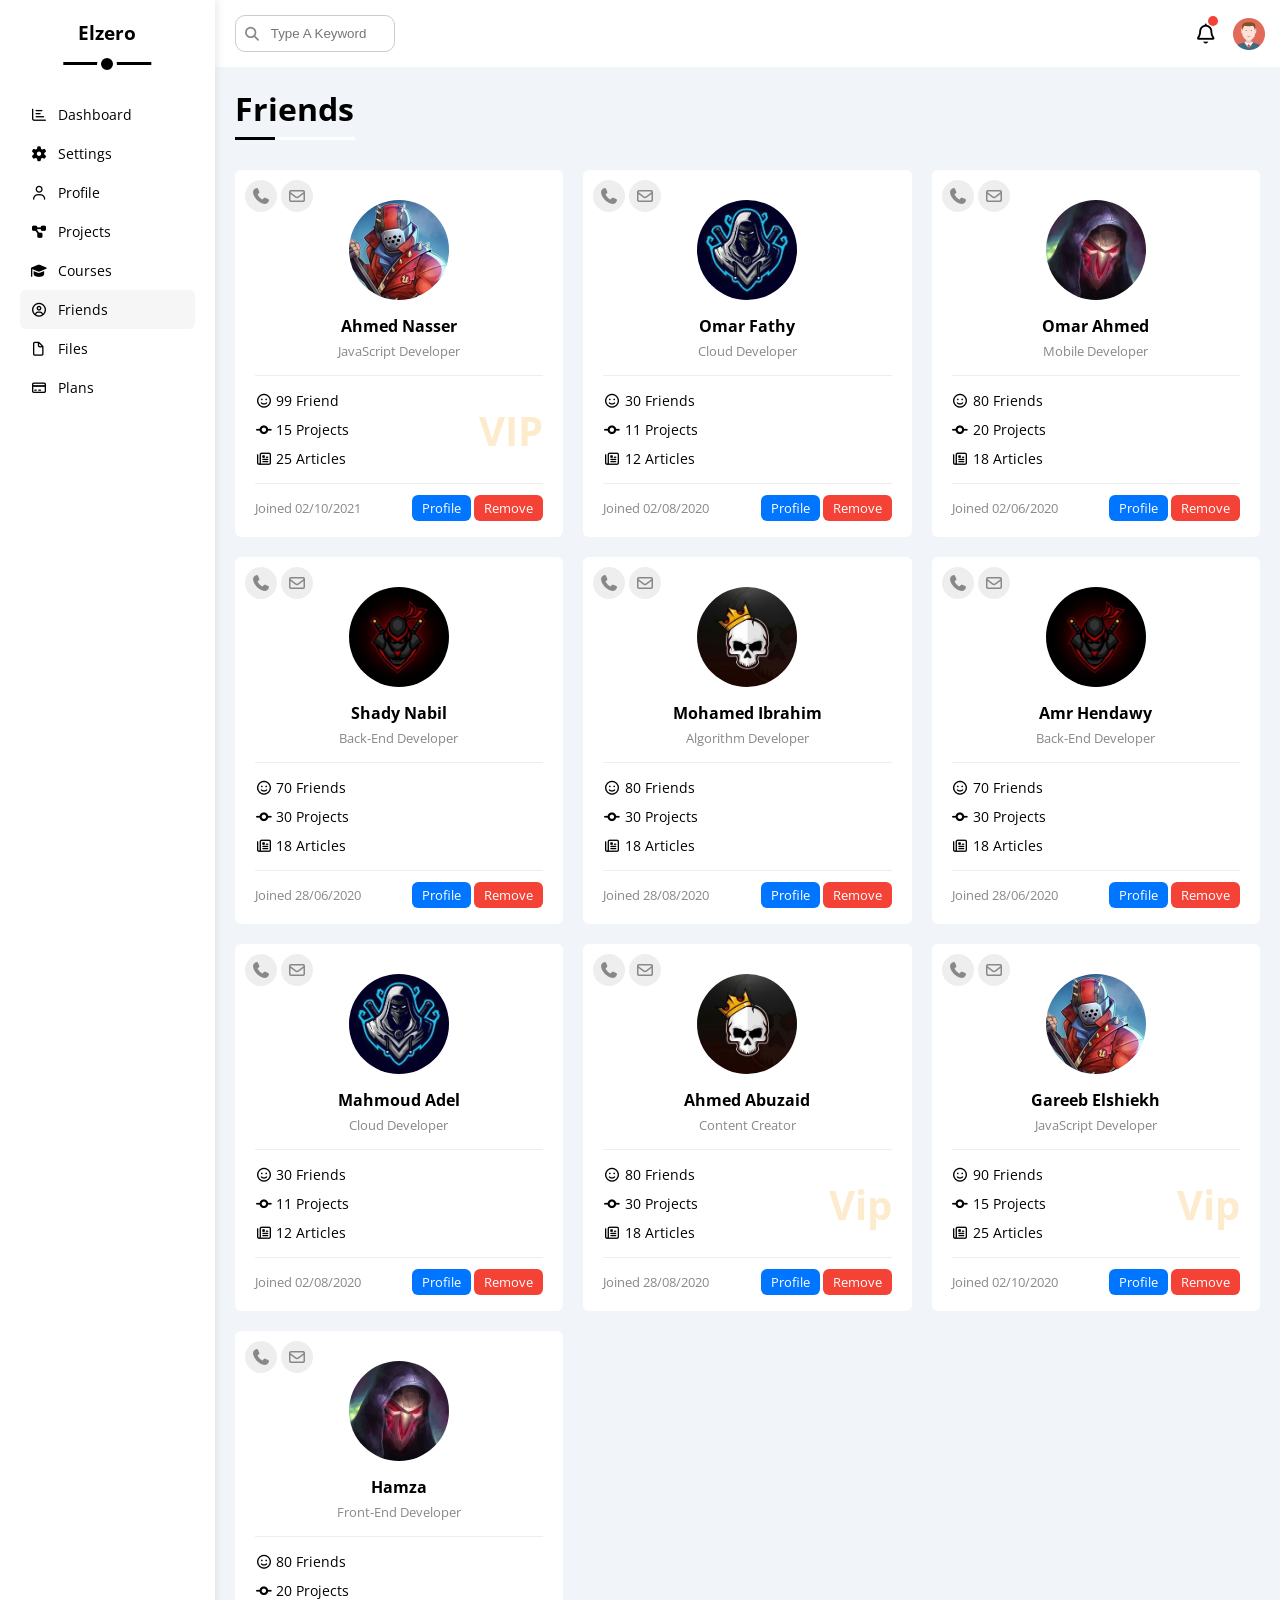
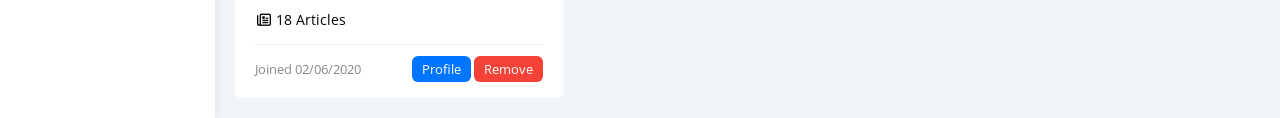
<file: friends.html>
<!DOCTYPE html>
<html lang="en">
  <head>
    <meta charset="UTF-8" />
    <meta http-equiv="X-UA-Compatible" content="IE=edge" />
    <meta name="viewport" content="width=device-width, initial-scale=1.0" />
    <title>Friends</title>
    <link rel="stylesheet" href="css/all.min.css" />
    <link rel="stylesheet" href="css/framework.css" />
    <link rel="stylesheet" href="css/main.css" />
    <link rel="preconnect" href="https://fonts.googleapis.com" />
    <link rel="preconnect" href="https://fonts.gstatic.com" crossorigin />
    <link href="https://fonts.googleapis.com/css2?family=Open+Sans:wght@300;500&display=swap" rel="stylesheet" />
  </head>
  <body>
    <div class="page d-flex">
      <div class="sidebar bg-white p-20 relative">
        <h3 class="relative txt-c mt-0">Elzero</h3>
        <ul>
          <li>
            <a class="d-flex align-c fs-14 c-black rad-6 p-10" href="index.html">
              <i class="fa-regular fa-chart-bar fa-fw"></i>
              <span class="hide-mo">Dashboard</span>
            </a>
          </li>
          <li>
            <a class="d-flex align-c fs-14 c-black rad-6 p-10" href="settings.html">
              <i class="fa-solid fa-gear fa-fw"></i>
              <span class="hide-mo">Settings</span>
            </a>
          </li>
          <li>
            <a class="d-flex align-c fs-14 c-black rad-6 p-10" href="profile.html">
              <i class="fa-regular fa-user fa-fw"></i>
              <span class="hide-mo">Profile</span>
            </a>
          </li>
          <li>
            <a class="d-flex align-c fs-14 c-black rad-6 p-10" href="projects.html">
              <i class="fa-solid fa-diagram-project fa-fw"></i>
              <span class="hide-mo">Projects</span>
            </a>
          </li>
          <li>
            <a class="d-flex align-c fs-14 c-black rad-6 p-10" href="courses.html">
              <i class="fa-solid fa-graduation-cap fa-fw"></i>
              <span class="hide-mo">Courses</span>
            </a>
          </li>
          <li>
            <a class="active d-flex align-c fs-14 c-black rad-6 p-10" href="friends.html">
              <i class="fa-regular fa-circle-user fa-fw"></i>
              <span class="hide-mo">Friends</span>
            </a>
          </li>
          <li>
            <a class="d-flex align-c fs-14 c-black rad-6 p-10" href="files.html">
              <i class="fa-regular fa-file fa-fw"></i>
              <span class="hide-mo">Files</span>
            </a>
          </li>
          <li>
            <a class="d-flex align-c fs-14 c-black rad-6 p-10" href="plans.html">
              <i class="fa-regular fa-credit-card fa-fw"></i>
              <span class="hide-mo">Plans</span>
            </a>
          </li>
        </ul>
      </div>
      <div class="content w-full">
        <!-- Start Head -->
       <div class="head bg-white p-15 between-flex ">
                <div class="search relative">
                    <input class="p-10 rad-10 b-ccc ml-5" type="search" placeholder="Type A Keyword">
                </div>
                <div class="icons d-flex align-c">
                    <span class="notif relative">
                        <i class="fa-regular fa-bell fa-lg"></i>
                    </span>
                    <img class="icon-32 ml-15" src="images/avatar.png" alt="profile picture">
                </div>
            </div>
        <!-- End Head -->
        <h1 class="relative">Friends</h1>
        <div class="friends-page d-grid m-20 gap-20">
          <div class="friend bg-white rad-6 p-20 relative">
            <div class="contact">
              <i class="fa-solid fa-phone"></i>
              <i class="fa-regular fa-envelope"></i>
            </div>
            <div class="txt-c">
              <img class="rad-half mt-10 mb-10  " src="images/friend-01.jpg" alt="" />
              <h4 class="m-0">Ahmed Nasser</h4>
              <p class="c-gray fs-13 mt-5 mb-0">JavaScript Developer</p>
            </div>
            <div class="icons fs-14 relative">
              <div class="mb-10">
                <i class="fa-regular fa-face-smile fa-fw"></i>
                <span>99 Friend</span>
              </div>
              <div class="mb-10">
                <i class="fa-solid fa-code-commit fa-fw"></i>
                <span>15 Projects</span>
              </div>
              <div>
                <i class="fa-regular fa-newspaper fa-fw"></i>
                <span>25 Articles</span>
              </div>
              <span class="vip bold c-orange">VIP</span>
            </div>
            <div class="info between-flex fs-13">
              <span class="c-gray">Joined 02/10/2021</span>
              <div>
                <a class="bg-blue c-white btn-shape" href="profile.html">Profile</a>
                <a class="bg-red c-white btn-shape" href="#">Remove</a>
              </div>
            </div>
          </div>
          <div class="friend bg-white rad-6 p-20 relative">
            <div class="contact">
              <i class="fa-solid fa-phone"></i>
              <i class="fa-regular fa-envelope"></i>
            </div>
            <div class="txt-c">
              <img class="rad-half mt-10 mb-10  " src="images/friend-02.jpg" alt="" />
              <h4 class="m-0">Omar Fathy</h4>
              <p class="c-gray fs-13 mt-5 mb-0">Cloud Developer</p>
            </div>
            <div class="icons fs-14 relative">
              <div class="mb-10">
                <i class="fa-regular fa-face-smile fa-fw"></i>
                <span>30 Friends</span>
              </div>
              <div class="mb-10">
                <i class="fa-solid fa-code-commit fa-fw"></i>
                <span>11 Projects</span>
              </div>
              <div>
                <i class="fa-regular fa-newspaper fa-fw"></i>
                <span>12 Articles</span>
              </div>
            </div>
            <div class="info between-flex fs-13">
              <span class="c-gray">Joined 02/08/2020</span>
              <div>
                <a class="bg-blue c-white btn-shape" href="profile.html">Profile</a>
                <a class="bg-red c-white btn-shape" href="#">Remove</a>
              </div>
            </div>
          </div>
          <div class="friend bg-white rad-6 p-20 relative">
            <div class="contact">
              <i class="fa-solid fa-phone"></i>
              <i class="fa-regular fa-envelope"></i>
            </div>
            <div class="txt-c">
              <img class="rad-half mt-10 mb-10  " src="images/friend-03.jpg" alt="" />
              <h4 class="m-0">Omar Ahmed</h4>
              <p class="c-gray fs-13 mt-5 mb-0">Mobile Developer</p>
            </div>
            <div class="icons fs-14 relative">
              <div class="mb-10">
                <i class="fa-regular fa-face-smile fa-fw"></i>
                <span>80 Friends</span>
              </div>
              <div class="mb-10">
                <i class="fa-solid fa-code-commit fa-fw"></i>
                <span>20 Projects</span>
              </div>
              <div>
                <i class="fa-regular fa-newspaper fa-fw"></i>
                <span>18 Articles</span>
              </div>
            </div>
            <div class="info between-flex fs-13">
              <span class="c-gray">Joined 02/06/2020</span>
              <div>
                <a class="bg-blue c-white btn-shape" href="profile.html">Profile</a>
                <a class="bg-red c-white btn-shape" href="#">Remove</a>
              </div>
            </div>
          </div>
          <div class="friend bg-white rad-6 p-20 relative">
            <div class="contact">
              <i class="fa-solid fa-phone"></i>
              <i class="fa-regular fa-envelope"></i>
            </div>
            <div class="txt-c">
              <img class="rad-half mt-10 mb-10  " src="images/friend-04.jpg" alt="" />
              <h4 class="m-0">Shady Nabil</h4>
              <p class="c-gray fs-13 mt-5 mb-0">Back-End Developer</p>
            </div>
            <div class="icons fs-14 relative">
              <div class="mb-10">
                <i class="fa-regular fa-face-smile fa-fw"></i>
                <span>70 Friends</span>
              </div>
              <div class="mb-10">
                <i class="fa-solid fa-code-commit fa-fw"></i>
                <span>30 Projects</span>
              </div>
              <div>
                <i class="fa-regular fa-newspaper fa-fw"></i>
                <span>18 Articles</span>
              </div>
            </div>
            <div class="info between-flex fs-13">
              <span class="c-gray">Joined 28/06/2020</span>
              <div>
                <a class="bg-blue c-white btn-shape" href="profile.html">Profile</a>
                <a class="bg-red c-white btn-shape" href="#">Remove</a>
              </div>
            </div>
          </div>
          <div class="friend bg-white rad-6 p-20 relative">
            <div class="contact">
              <i class="fa-solid fa-phone"></i>
              <i class="fa-regular fa-envelope"></i>
            </div>
            <div class="txt-c">
              <img class="rad-half mt-10 mb-10  " src="images/friend-05.jpg" alt="" />
              <h4 class="m-0">Mohamed Ibrahim</h4>
              <p class="c-gray fs-13 mt-5 mb-0">Algorithm Developer</p>
            </div>
            <div class="icons fs-14 relative">
              <div class="mb-10">
                <i class="fa-regular fa-face-smile fa-fw"></i>
                <span>80 Friends</span>
              </div>
              <div class="mb-10">
                <i class="fa-solid fa-code-commit fa-fw"></i>
                <span>30 Projects</span>
              </div>
              <div>
                <i class="fa-regular fa-newspaper fa-fw"></i>
                <span>18 Articles</span>
              </div>
            </div>
            <div class="info between-flex fs-13">
              <span class="c-gray">Joined 28/08/2020</span>
              <div>
                <a class="bg-blue c-white btn-shape" href="profile.html">Profile</a>
                <a class="bg-red c-white btn-shape" href="#">Remove</a>
              </div>
            </div>
          </div>
          <div class="friend bg-white rad-6 p-20 relative">
            <div class="contact">
              <i class="fa-solid fa-phone"></i>
              <i class="fa-regular fa-envelope"></i>
            </div>
            <div class="txt-c">
              <img class="rad-half mt-10 mb-10  " src="images/friend-04.jpg" alt="" />
              <h4 class="m-0">Amr Hendawy</h4>
              <p class="c-gray fs-13 mt-5 mb-0">Back-End Developer</p>
            </div>
            <div class="icons fs-14 relative">
              <div class="mb-10">
                <i class="fa-regular fa-face-smile fa-fw"></i>
                <span>70 Friends</span>
              </div>
              <div class="mb-10">
                <i class="fa-solid fa-code-commit fa-fw"></i>
                <span>30 Projects</span>
              </div>
              <div>
                <i class="fa-regular fa-newspaper fa-fw"></i>
                <span>18 Articles</span>
              </div>
            </div>
            <div class="info between-flex fs-13">
              <span class="c-gray">Joined 28/06/2020</span>
              <div>
                <a class="bg-blue c-white btn-shape" href="profile.html">Profile</a>
                <a class="bg-red c-white btn-shape" href="#">Remove</a>
              </div>
            </div>
          </div>
          <div class="friend bg-white rad-6 p-20 relative">
            <div class="contact">
              <i class="fa-solid fa-phone"></i>
              <i class="fa-regular fa-envelope"></i>
            </div>
            <div class="txt-c">
              <img class="rad-half mt-10 mb-10  " src="images/friend-02.jpg" alt="" />
              <h4 class="m-0">Mahmoud Adel</h4>
              <p class="c-gray fs-13 mt-5 mb-0">Cloud Developer</p>
            </div>
            <div class="icons fs-14 relative">
              <div class="mb-10">
                <i class="fa-regular fa-face-smile fa-fw"></i>
                <span>30 Friends</span>
              </div>
              <div class="mb-10">
                <i class="fa-solid fa-code-commit fa-fw"></i>
                <span>11 Projects</span>
              </div>
              <div>
                <i class="fa-regular fa-newspaper fa-fw"></i>
                <span>12 Articles</span>
              </div>
            </div>
            <div class="info between-flex fs-13">
              <span class="c-gray">Joined 02/08/2020</span>
              <div>
                <a class="bg-blue c-white btn-shape" href="profile.html">Profile</a>
                <a class="bg-red c-white btn-shape" href="#">Remove</a>
              </div>
            </div>
          </div>
          <div class="friend bg-white rad-6 p-20 relative">
            <div class="contact">
              <i class="fa-solid fa-phone"></i>
              <i class="fa-regular fa-envelope"></i>
            </div>
            <div class="txt-c">
              <img class="rad-half mt-10 mb-10  " src="images/friend-05.jpg" alt="" />
              <h4 class="m-0">Ahmed Abuzaid</h4>
              <p class="c-gray fs-13 mt-5 mb-0">Content Creator</p>
            </div>
            <div class="icons fs-14 relative">
              <div class="mb-10">
                <i class="fa-regular fa-face-smile fa-fw"></i>
                <span>80 Friends</span>
              </div>
              <div class="mb-10">
                <i class="fa-solid fa-code-commit fa-fw"></i>
                <span>30 Projects</span>
              </div>
              <div>
                <i class="fa-regular fa-newspaper fa-fw"></i>
                <span>18 Articles</span>
              </div>
              <span class="vip bold c-orange">Vip</span>
            </div>
            <div class="info between-flex fs-13">
              <span class="c-gray">Joined 28/08/2020</span>
              <div>
                <a class="bg-blue c-white btn-shape" href="profile.html">Profile</a>
                <a class="bg-red c-white btn-shape" href="#">Remove</a>
              </div>
            </div>
          </div>
          <div class="friend bg-white rad-6 p-20 relative">
            <div class="contact">
              <i class="fa-solid fa-phone"></i>
              <i class="fa-regular fa-envelope"></i>
            </div>
            <div class="txt-c">
              <img class="rad-half mt-10 mb-10  " src="images/friend-01.jpg" alt="" />
              <h4 class="m-0">Gareeb Elshiekh</h4>
              <p class="c-gray fs-13 mt-5 mb-0">JavaScript Developer</p>
            </div>
            <div class="icons fs-14 relative">
              <div class="mb-10">
                <i class="fa-regular fa-face-smile fa-fw"></i>
                <span>90 Friends</span>
              </div>
              <div class="mb-10">
                <i class="fa-solid fa-code-commit fa-fw"></i>
                <span>15 Projects</span>
              </div>
              <div>
                <i class="fa-regular fa-newspaper fa-fw"></i>
                <span>25 Articles</span>
              </div>
              <span class="vip bold c-orange">Vip</span>
            </div>
            <div class="info between-flex fs-13">
              <span class="c-gray">Joined 02/10/2020</span>
              <div>
                <a class="bg-blue c-white btn-shape" href="profile.html">Profile</a>
                <a class="bg-red c-white btn-shape" href="#">Remove</a>
              </div>
            </div>
          </div>
          <div class="friend bg-white rad-6 p-20 relative">
            <div class="contact">
              <i class="fa-solid fa-phone"></i>
              <i class="fa-regular fa-envelope"></i>
            </div>
            <div class="txt-c">
              <img class="rad-half mt-10 mb-10  " src="images/friend-03.jpg" alt="" />
              <h4 class="m-0">Hamza</h4>
              <p class="c-gray fs-13 mt-5 mb-0">Front-End Developer</p>
            </div>
            <div class="icons fs-14 relative">
              <div class="mb-10">
                <i class="fa-regular fa-face-smile fa-fw"></i>
                <span>80 Friends</span>
              </div>
              <div class="mb-10">
                <i class="fa-solid fa-code-commit fa-fw"></i>
                <span>20 Projects</span>
              </div>
              <div>
                <i class="fa-regular fa-newspaper fa-fw"></i>
                <span>18 Articles</span>
              </div>
            </div>
            <div class="info between-flex fs-13">
              <span class="c-gray">Joined 02/06/2020</span>
              <div>
                <a class="bg-blue c-white btn-shape" href="profile.html">Profile</a>
                <a class="bg-red c-white btn-shape" href="#">Remove</a>
              </div>
            </div>
          </div>
        </div>
      </div>
    </div>
  </body>
</html>
</file>
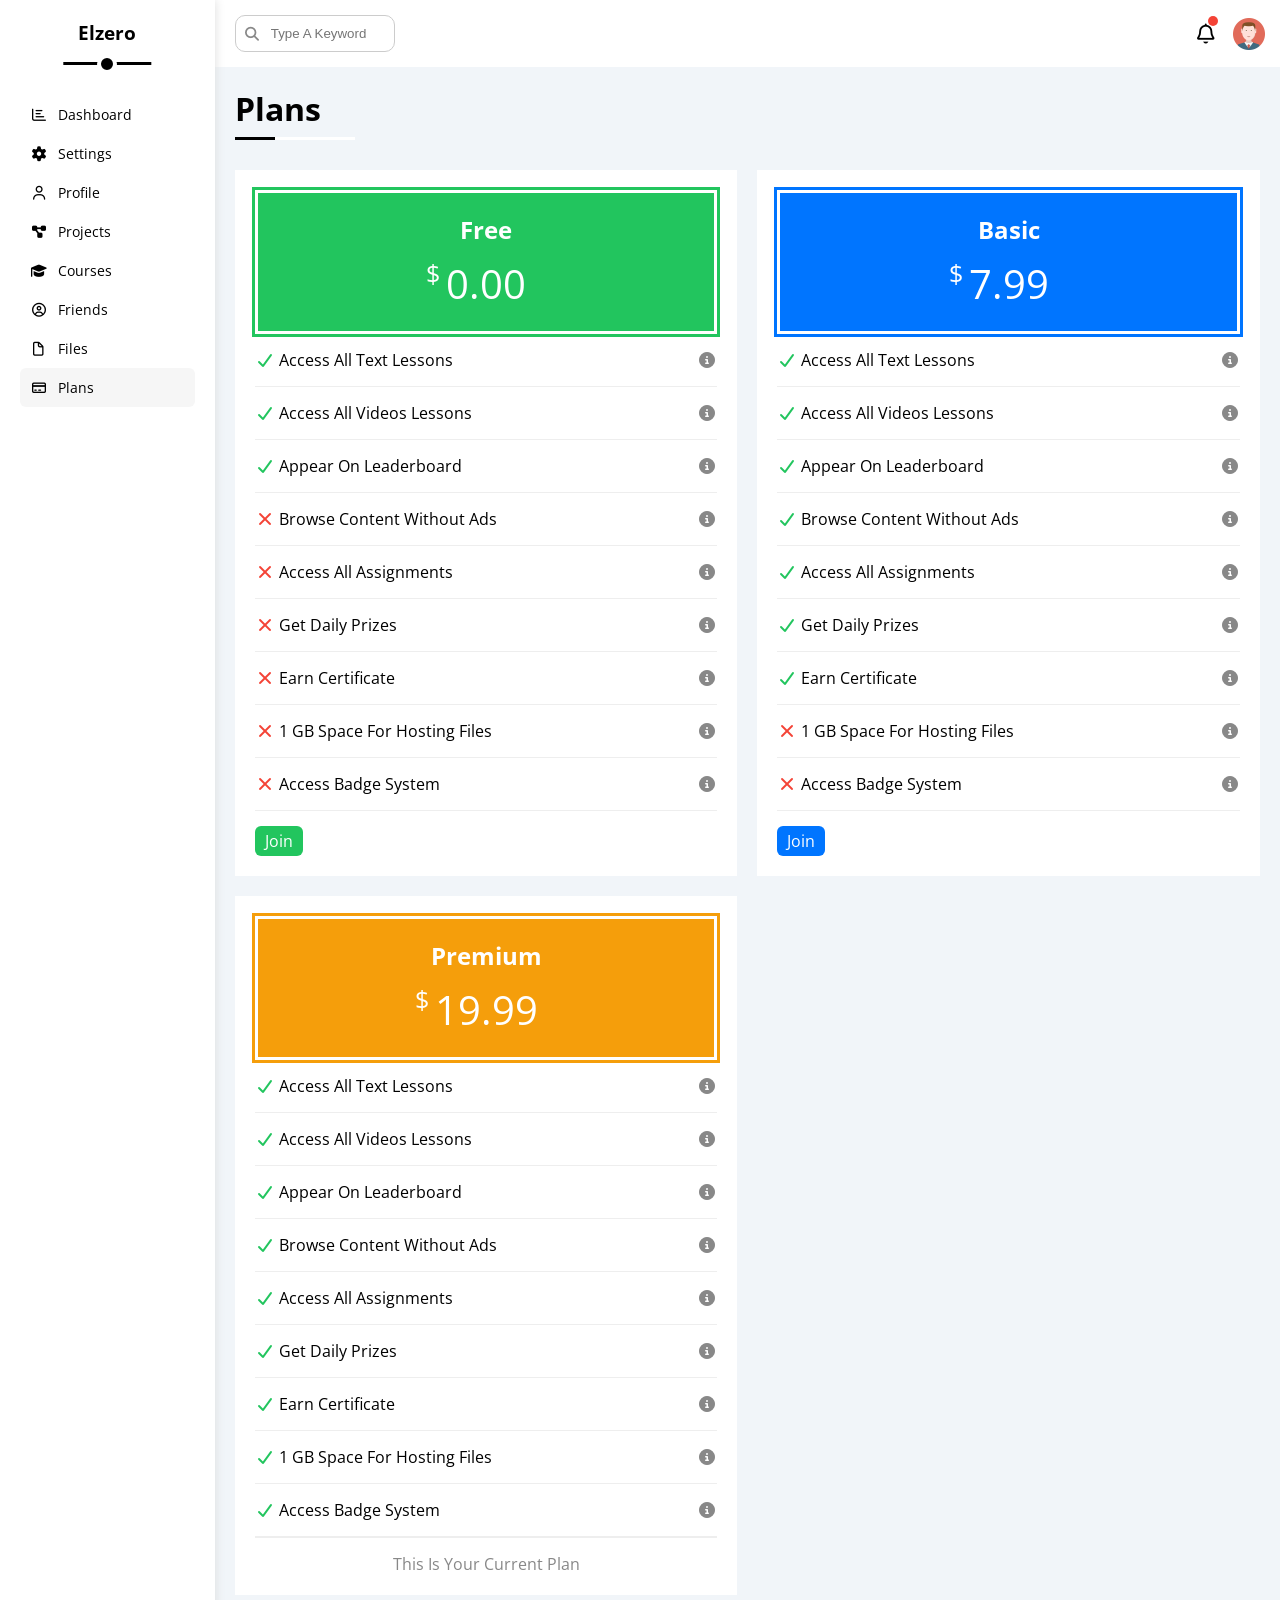
<file: plans.html>
<!DOCTYPE html>
<html lang="en">
  <head>
    <meta charset="UTF-8" />
    <meta http-equiv="X-UA-Compatible" content="IE=edge" />
    <meta name="viewport" content="width=device-width, initial-scale=1.0" />
    <title>Plans</title>
    <link rel="stylesheet" href="css/all.min.css" />
    <link rel="stylesheet" href="css/framework.css" />
    <link rel="stylesheet" href="css/main.css" />
    <link rel="preconnect" href="https://fonts.googleapis.com" />
    <link rel="preconnect" href="https://fonts.gstatic.com" crossorigin />
    <link href="https://fonts.googleapis.com/css2?family=Open+Sans:wght@300;500&display=swap" rel="stylesheet" />
  </head>
  <body>
    <div class="page d-flex">
      <div class="sidebar bg-white p-20 relative">
        <h3 class="relative txt-c mt-0">Elzero</h3>
        <ul>
          <li>
            <a class="d-flex align-c fs-14 c-black rad-6 p-10" href="index.html">
              <i class="fa-regular fa-chart-bar fa-fw"></i>
              <span class="hide-mo">Dashboard</span>
            </a>
          </li>
          <li>
            <a class="d-flex align-c fs-14 c-black rad-6 p-10" href="settings.html">
              <i class="fa-solid fa-gear fa-fw"></i>
              <span class="hide-mo">Settings</span>
            </a>
          </li>
          <li>
            <a class="d-flex align-c fs-14 c-black rad-6 p-10" href="profile.html">
              <i class="fa-regular fa-user fa-fw"></i>
              <span class="hide-mo">Profile</span>
            </a>
          </li>
          <li>
            <a class="d-flex align-c fs-14 c-black rad-6 p-10" href="projects.html">
              <i class="fa-solid fa-diagram-project fa-fw"></i>
              <span class="hide-mo">Projects</span>
            </a>
          </li>
          <li>
            <a class="d-flex align-c fs-14 c-black rad-6 p-10" href="courses.html">
              <i class="fa-solid fa-graduation-cap fa-fw"></i>
              <span class="hide-mo">Courses</span>
            </a>
          </li>
          <li>
            <a class="d-flex align-c fs-14 c-black rad-6 p-10" href="friends.html">
              <i class="fa-regular fa-circle-user fa-fw"></i>
              <span class="hide-mo">Friends</span>
            </a>
          </li>
          <li>
            <a class="d-flex align-c fs-14 c-black rad-6 p-10" href="files.html">
              <i class="fa-regular fa-file fa-fw"></i>
              <span class="hide-mo">Files</span>
            </a>
          </li>
          <li>
            <a class="active d-flex align-c fs-14 c-black rad-6 p-10" href="plans.html">
              <i class="fa-regular fa-credit-card fa-fw"></i>
              <span class="hide-mo">Plans</span>
            </a>
          </li>
        </ul>
      </div>
      <div class="content w-full">
        <!-- Start Head -->
        <div class="head bg-white p-15 between-flex ">
                <div class="search relative">
                    <input class="p-10 rad-10 b-ccc ml-5" type="search" placeholder="Type A Keyword">
                </div>
                <div class="icons d-flex align-c">
                    <span class="notification relative">
                        <i class="fa-regular fa-bell fa-lg"></i>
                    </span>
                    <img class="icon-32 ml-15" src="images/avatar.png" alt="profile picture">
                </div>
            </div>
        <!-- End Head -->
        <h1 class="relative">Plans</h1>
        <div class="plans-page d-grid m-20 gap-20">
          <div class="plan green bg-white p-20">
            <div class="top bg-green txt-c p-20">
              <h2 class="m-0 c-white">Free</h2>
              <div class="price c-white"><span>$</span>0.00</div>
            </div>
            <ul>
              <li>
                <i class="fa-solid fa-check fa-fw yes"></i>
                <span>Access All Text Lessons</span>
                <i class="fa-solid fa-circle-info help"></i>
              </li>
              <li>
                <i class="fa-solid fa-check fa-fw yes"></i>
                <span>Access All Videos Lessons</span>
                <i class="fa-solid fa-circle-info help"></i>
              </li>
              <li>
                <i class="fa-solid fa-check fa-fw yes"></i>
                <span>Appear On Leaderboard</span>
                <i class="fa-solid fa-circle-info help"></i>
              </li>
              <li>
                <i class="fa-solid fa-xmark fa-fw"></i>
                <span>Browse Content Without Ads</span>
                <i class="fa-solid fa-circle-info help"></i>
              </li>
              <li>
                <i class="fa-solid fa-xmark fa-fw"></i>
                <span>Access All Assignments</span>
                <i class="fa-solid fa-circle-info help"></i>
              </li>
              <li>
                <i class="fa-solid fa-xmark fa-fw"></i>
                <span>Get Daily Prizes</span>
                <i class="fa-solid fa-circle-info help"></i>
              </li>
              <li>
                <i class="fa-solid fa-xmark fa-fw"></i>
                <span>Earn Certificate</span>
                <i class="fa-solid fa-circle-info help"></i>
              </li>
              <li>
                <i class="fa-solid fa-xmark fa-fw"></i>
                <span>1 GB Space For Hosting Files</span>
                <i class="fa-solid fa-circle-info help"></i>
              </li>
              <li>
                <i class="fa-solid fa-xmark fa-fw"></i>
                <span>Access Badge System</span>
                <i class="fa-solid fa-circle-info help"></i>
              </li>
            </ul>
            <a href="#" class="btn-shape bg-green c-white d-block w-fit">Join</a>
          </div>
          <!-- Start Plan -->
          <div class="plan blue bg-white p-20">
            <div class="top bg-blue txt-c p-20">
              <h2 class="m-0 c-white">Basic</h2>
              <div class="price c-white"><span>$</span>7.99</div>
            </div>
            <ul class="p-0">
              <li>
                <i class="fa-solid fa-check fa-fw yes"></i>
                <span>Access All Text Lessons</span>
                <i class="fa-solid fa-circle-info help"></i>
              </li>
              <li>
                <i class="fa-solid fa-check fa-fw yes"></i>
                <span>Access All Videos Lessons</span>
                <i class="fa-solid fa-circle-info help"></i>
              </li>
              <li>
                <i class="fa-solid fa-check fa-fw yes"></i>
                <span>Appear On Leaderboard</span>
                <i class="fa-solid fa-circle-info help"></i>
              </li>
              <li>
                <i class="fa-solid fa-check fa-fw yes"></i>
                <span>Browse Content Without Ads</span>
                <i class="fa-solid fa-circle-info help"></i>
              </li>
              <li>
                <i class="fa-solid fa-check fa-fw yes"></i>
                <span>Access All Assignments</span>
                <i class="fa-solid fa-circle-info help"></i>
              </li>
              <li>
                <i class="fa-solid fa-check fa-fw yes"></i>
                <span>Get Daily Prizes</span>
                <i class="fa-solid fa-circle-info help"></i>
              </li>
              <li>
                <i class="fa-solid fa-check fa-fw yes"></i>
                <span>Earn Certificate</span>
                <i class="fa-solid fa-circle-info help"></i>
              </li>
              <li>
                <i class="fa-solid fa-xmark fa-fw"></i>
                <span>1 GB Space For Hosting Files</span>
                <i class="fa-solid fa-circle-info help"></i>
              </li>
              <li>
                <i class="fa-solid fa-xmark fa-fw"></i>
                <span>Access Badge System</span>
                <i class="fa-solid fa-circle-info help"></i>
              </li>
            </ul>
            <a href="#" class="btn-shape bg-blue c-white d-block w-fit">Join</a>
          </div>
          <!-- End Plan -->
          <!-- Start Plan -->
          <div class="plan orange bg-white p-20">
            <div class="top bg-orange txt-c p-20">
              <h2 class="m-0 c-white">Premium</h2>
              <div class="price c-white"><span>$</span>19.99</div>
            </div>
            <ul class="p-0">
              <li>
                <i class="fa-solid fa-check fa-fw yes"></i>
                <span>Access All Text Lessons</span>
                <i class="fa-solid fa-circle-info help"></i>
              </li>
              <li>
                <i class="fa-solid fa-check fa-fw yes"></i>
                <span>Access All Videos Lessons</span>
                <i class="fa-solid fa-circle-info help"></i>
              </li>
              <li>
                <i class="fa-solid fa-check fa-fw yes"></i>
                <span>Appear On Leaderboard</span>
                <i class="fa-solid fa-circle-info help"></i>
              </li>
              <li>
                <i class="fa-solid fa-check fa-fw yes"></i>
                <span>Browse Content Without Ads</span>
                <i class="fa-solid fa-circle-info help"></i>
              </li>
              <li>
                <i class="fa-solid fa-check fa-fw yes"></i>
                <span>Access All Assignments</span>
                <i class="fa-solid fa-circle-info help"></i>
              </li>
              <li>
                <i class="fa-solid fa-check fa-fw yes"></i>
                <span>Get Daily Prizes</span>
                <i class="fa-solid fa-circle-info help"></i>
              </li>
              <li>
                <i class="fa-solid fa-check fa-fw yes"></i>
                <span>Earn Certificate</span>
                <i class="fa-solid fa-circle-info help"></i>
              </li>
              <li>
                <i class="fa-solid fa-check fa-fw yes"></i>
                <span>1 GB Space For Hosting Files</span>
                <i class="fa-solid fa-circle-info help"></i>
              </li>
              <li>
                <i class="fa-solid fa-check fa-fw yes"></i>
                <span>Access Badge System</span>
                <i class="fa-solid fa-circle-info help"></i>
              </li>
            </ul>
            <p class="c-gray m-0 txt-c">This Is Your Current Plan</p>
          </div>
          <!-- End Plan -->
        </div>
      </div>
    </div>
  </body>
</html>
</file>
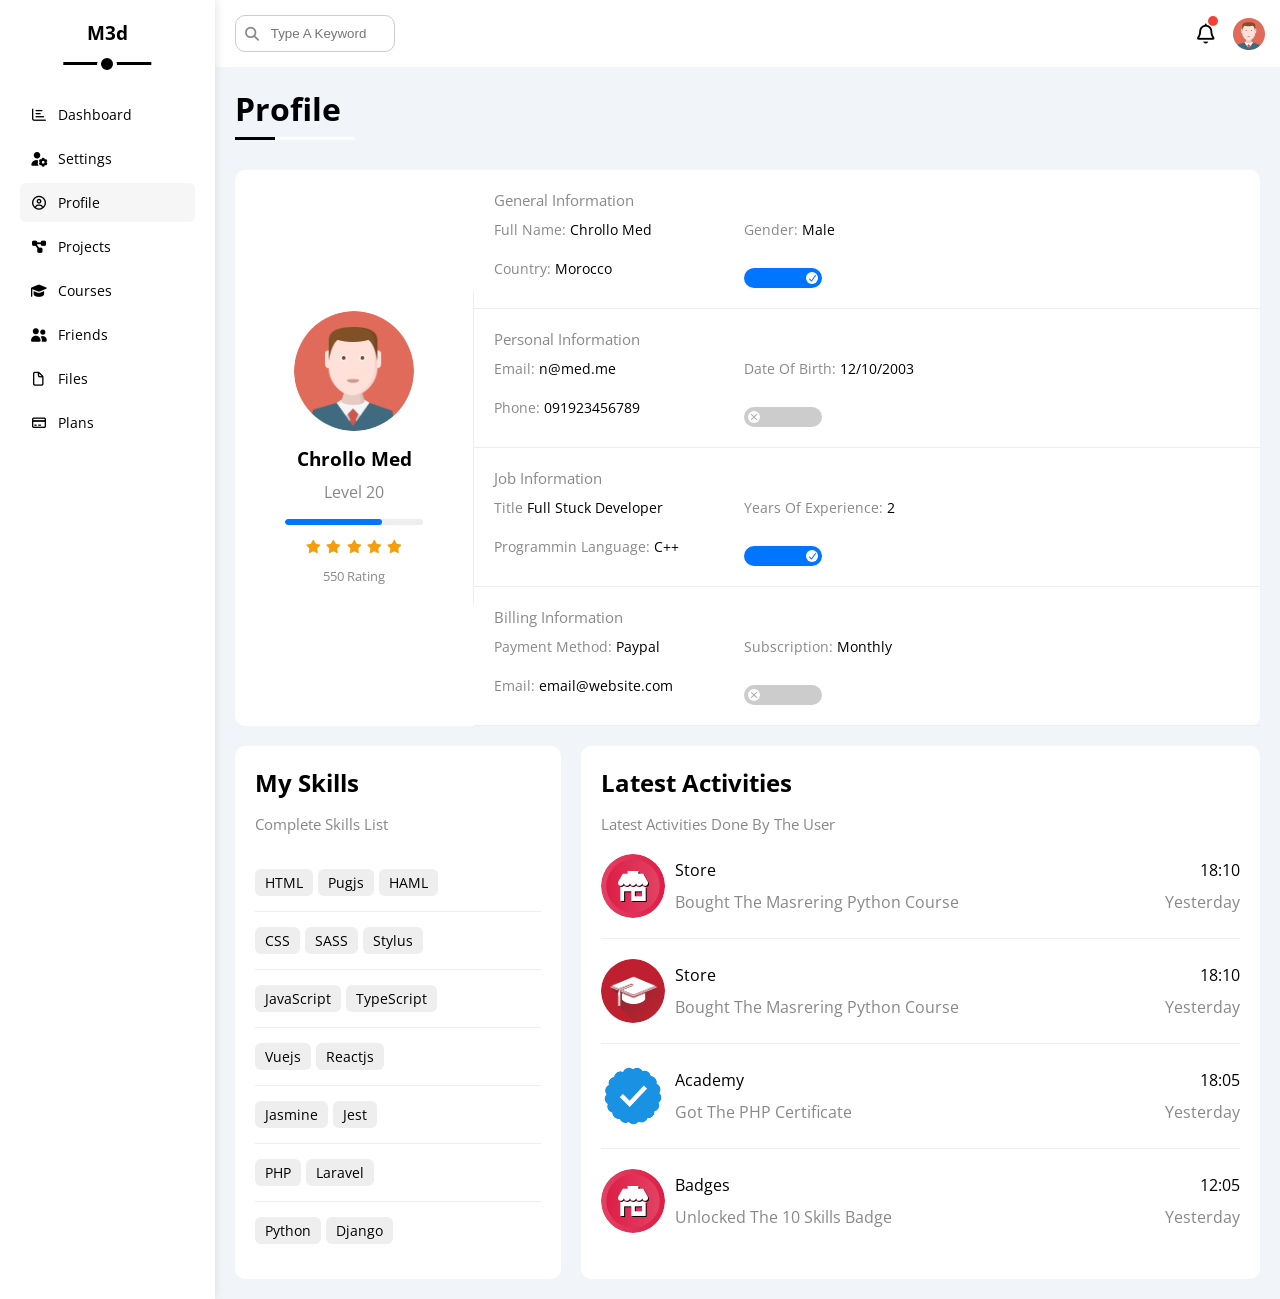
<file: profile.html>
<!DOCTYPE html>
<html lang="en">

<head>
    <meta charset="UTF-8">
    <meta name="viewport" content="width=device-width, initial-scale=1.0">
    <title>Profile</title>
    <link rel="stylesheet" href="css/framework.css">
    <link rel="stylesheet" href="css/main.css">
    <link rel="stylesheet" href="css/all.min.css">
    <link rel="preconnect" href="https://fonts.googleapis.com">
    <link rel="preconnect" href="https://fonts.gstatic.com" crossorigin>
    <link href="https://fonts.googleapis.com/css2?family=Open+Sans:wght@300;500&display=swap" rel="stylesheet">
</head>

<body>
    <div class="page d-flex">
        <div class="sidebar bg-white p-20 relative">
            <h3 class="cap relative txt-c mt-0">m3d</h3>
            <ul>
                <li>
                    <a href="index.html" class=" d-flex align-c fs-14 c-black rad-6 p-10 mb-5">
                        <i class="fa-regular fa-chart-bar fa-fw"></i>
                        <span class="fs-14  cap hide-mo">dashboard</span>
                    </a>
                </li>
                <li>
                    <a href="settings.html" class=" d-flex align-c fs-14 c-black rad-6 p-10 mb-5">
                        <i class="fa-solid fa-user-gear fa-fw"></i>
                        <span class="fs-14  cap hide-mo">settings</span>
                    </a>
                </li>
                <li>
                    <a href="profile.html" class=" active d-flex align-c fs-14 c-black rad-6 p-10 mb-5">
                        <i class="fa-regular fa-circle-user fa-fw"></i>
                        <span class="fs-14  cap hide-mo">profile</span>
                    </a>
                </li>
                <li>
                    <a href="projects.html" class="d-flex align-c fs-14 c-black rad-6 p-10 mb-5">
                        <i class="fa-solid fa-diagram-project fa-fw"></i>
                        <span class="fs-14  cap hide-mo">projects</span>
                    </a>
                </li>
                <li>
                    <a href="courses.html" class="d-flex align-c fs-14 c-black rad-6 p-10 mb-5">
                        <i class="fa-solid fa-graduation-cap fa-fw"></i>
                        <span class="fs-14  cap hide-mo">courses</span>
                    </a>
                </li>
                <li>
                    <a href="friends.html" class="d-flex align-c fs-14 c-black rad-6 p-10 mb-5">
                        <i class="fa-solid fa-user-group fa-fw"></i>
                        <span class="fs-14  cap hide-mo">friends</span>
                    </a>
                </li>
                <li>
                    <a href="files.html" class="d-flex align-c fs-14 c-black rad-6 p-10 mb-5">
                        <i class="fa-regular fa-file fa-fw"></i>
                        <span class="fs-14  cap hide-mo">files</span>
                    </a>
                </li>
                <li>
                    <a href="plans.html" class="d-flex align-c fs-14 c-black rad-6 p-10 mb-5">
                        <i class="fa-regular fa-credit-card fa-fw"></i>
                        <span class="fs-14  cap hide-mo">plans</span>
                    </a>
                </li>
            </ul>
        </div>
        <div class="content w-full hidden">
            <div class="head bg-white p-15 between-flex ">
                <div class="search relative">
                    <input class="p-10 rad-10 b-ccc ml-5" type="search" placeholder="Type A Keyword">
                </div>
                <div class="icons d-flex align-c">
                    <span class="notif relative">
                        <i class="fa-regular fa-bell fa-lg"></i>
                    </span>
                    <img class="icon-32 ml-15" src="images/avatar.png" alt="profile picture">
                </div>
            </div>
            <h1 class="relative cap">profile</h1>
            <div class="profile-page m-20">
                <div class="overview bg-white rad-10 d-flex align-c">
                    <div class="avatar-box txt-c p-20">
                        <img src="images/avatar.png" alt="avatar" class="rad-half mb-10">
                        <h3 class="m-0 cap">chrollo med</h3>
                        <p class="cap c-gray mt-10">level 20</p>
                        <div class="level rad-6 bg-eee relative">
                            <span style="width: 70%""></span>
                        </div>
                        <div class="rating mt-10 mb-10">
                            <i class="fa-solid fa-star c-orange fs-13"></i>
                            <i class="fa-solid fa-star c-orange fs-13"></i>
                            <i class="fa-solid fa-star c-orange fs-13"></i>
                            <i class="fa-solid fa-star c-orange fs-13"></i>
                            <i class="fa-solid fa-star c-orange fs-13"></i>
                        </div>
                        <p class="c-gray m-0 fs-13">550 Rating</p>
                    </div>
                    <div class="info-box w-full txt-c-mobile">
                        <div class="box p-20 d-flex align-c">
                            <h4 class="c-gray fs-15 m-0 w-full">General Information</h4>
                            <div class="fs-14">
                                <span class="c-gray">Full Name:</span>
                                <span>Chrollo Med</span>
                            </div>
                            <div class="fs-14">
                                <span class="c-gray">Gender:</span>
                                <span>Male</span>
                            </div>
                            <div class="fs-14">
                                <span class="c-gray">Country:</span>
                                <span>Morocco</span>
                            </div>
                            <div class="fs-14">
                                <label>
                                    <input type="checkbox" class="toggle-checkbox" checked>
                                    <div class="toggle-switch"></div>
                                </label>
                            </div>
                        </div>
                        <div class="box p-20 d-flex align-c">
                            <h4 class="c-gray fs-15 m-0 w-full">Personal Information</h4>
                            <div class="fs-14">
                                <span class="c-gray">Email:</span>
                                <span>n@med.me</span>
                            </div>
                            <div class="fs-14">
                                <span class="c-gray">Date Of Birth:</span>
                                <span>12/10/2003</span>
                            </div>
                            <div class="fs-14">
                                <span class="c-gray">Phone:</span>
                                <span>091923456789</span>
                            </div>
                            <div class="fs-14">
                                <label>
                                    <input type="checkbox" class="toggle-checkbox" >
                                    <div class="toggle-switch"></div>
                                </label>
                            </div>
                        </div>
                        <div class="box p-20 d-flex align-c">
                            <h4 class="c-gray fs-15 m-0 w-full">Job Information</h4>
                            <div class="fs-14">
                                <span class="c-gray">Title</span>
                                <span>Full Stuck Developer</span>
                            </div>
                            <div class="fs-14">
                                <span class="c-gray">Years Of Experience:</span>
                                <span>2</span>
                            </div>
                            <div class="fs-14">
                                <span class="c-gray">Programmin Language:</span>
                                <span>C++</span>
                            </div>
                            <div class="fs-14">
                                <label>
                                    <input type="checkbox" class="toggle-checkbox" checked>
                                    <div class="toggle-switch"></div>
                                </label>
                            </div>
                        </div>
                        <div class="box p-20 d-flex align-c">
                            <h4 class="c-gray fs-15 m-0 w-full">Billing Information</h4>
                            <div class="fs-14">
                                <span class="c-gray">Payment Method:</span>
                                <span>Paypal</span>
                            </div>
                            <div class="fs-14">
                                <span class="c-gray">Subscription:</span>
                                <span>Monthly</span>
                            </div>
                            <div class="fs-14">
                                <span class="c-gray">Email:</span>
                                <span>email@website.com</span>
                            </div>
                            <div class="fs-14">
                                <label>
                                    <input type="checkbox" class="toggle-checkbox" >
                                    <div class="toggle-switch"></div>
                                </label>
                            </div>
                        </div>
                    </div>
                </div>
                <div class="other data d-flex gap-20">
                    <div class="skills-card p-20 bg-white rad-10 mt-20">
                        <h2 class="mt-0 mb-10">My Skills</h2>
                        <p class="mt-o mb-20 c-gray fs-15">Complete Skills List</p>
                        <ul class="m-0 txt-c-mobile">
                            <li><span>HTML</span><span>Pugjs</span><span>HAML</span></li>
                            <li><span>CSS</span><span>SASS</span><span>Stylus</span></li>
                            <li><span>JavaScript</span><span>TypeScript</span></li>
                            <li><span>Vuejs</span><span>Reactjs</span></li>
                            <li><span>Jasmine</span><span>Jest</span></li>
                            <li><span>PHP</span><span>Laravel</span></li>
                            <li><span>Python</span><span>Django</span></li>
                        </ul>
                    </div>
                    <div class="activities p-20 bg-white rad-10 mt-20 cap">
                        <h2 class="mt-0 mb-10">latest activities</h2>
                        <p class="mt-o mb-20 c-gray fs-15">latest activities done by the user</p>
                        <div class="activity d-flex align-c txt-c-mobile">
                            <img src="images/activity-01.png" alt="activity">
                            <div class="info">
                                <span class="d-block mb-10">Store</span>
                                <span class="c-gray cap">bought the masrering python course</span>
                            </div>
                            <div class="date">
                                <span class="d-block mb-10">18:10</span>
                                <span class="c-gray cap">yesterday</span>
                            </div>
                        </div>
                        <div class="activity d-flex align-c txt-c-mobile">
                            <img src="images/activity-02.png" alt="activity">
                            <div class="info">
                                <span class="d-block mb-10">Store</span>
                                <span class="c-gray cap">bought the masrering python course</span>
                            </div>
                            <div class="date">
                                <span class="d-block mb-10">18:10</span>
                                <span class="c-gray cap">yesterday</span>
                            </div>
                        </div>
                        <div class="activity d-flex align-c txt-c-mobile">
                            <img src="images/activity-03.png" alt="activity">
                            <div class="info">
                                <span class="d-block mb-10">Academy</span>
                                <span class="c-gray cap">got the PHP certificate</span>
                            </div>
                            <div class="date">
                                <span class="d-block mb-10">18:05</span>
                                <span class="c-gray cap">yesterday</span>
                            </div>
                        </div>
                        <div class="activity d-flex align-c txt-c-mobile">
                            <img src="images/activity-01.png" alt="activity">
                            <div class="info">
                                <span class="d-block mb-10">Badges</span>
                                <span class="c-gray cap">unlocked the 10 skills badge</span>
                            </div>
                            <div class="date">
                                <span class="d-block mb-10">12:05</span>
                                <span class="c-gray cap">yesterday</span>
                            </div>
                        </div>
                    </div>
                </div>
            </div>
        </div>
    </div>
</body>

</html>
</file>
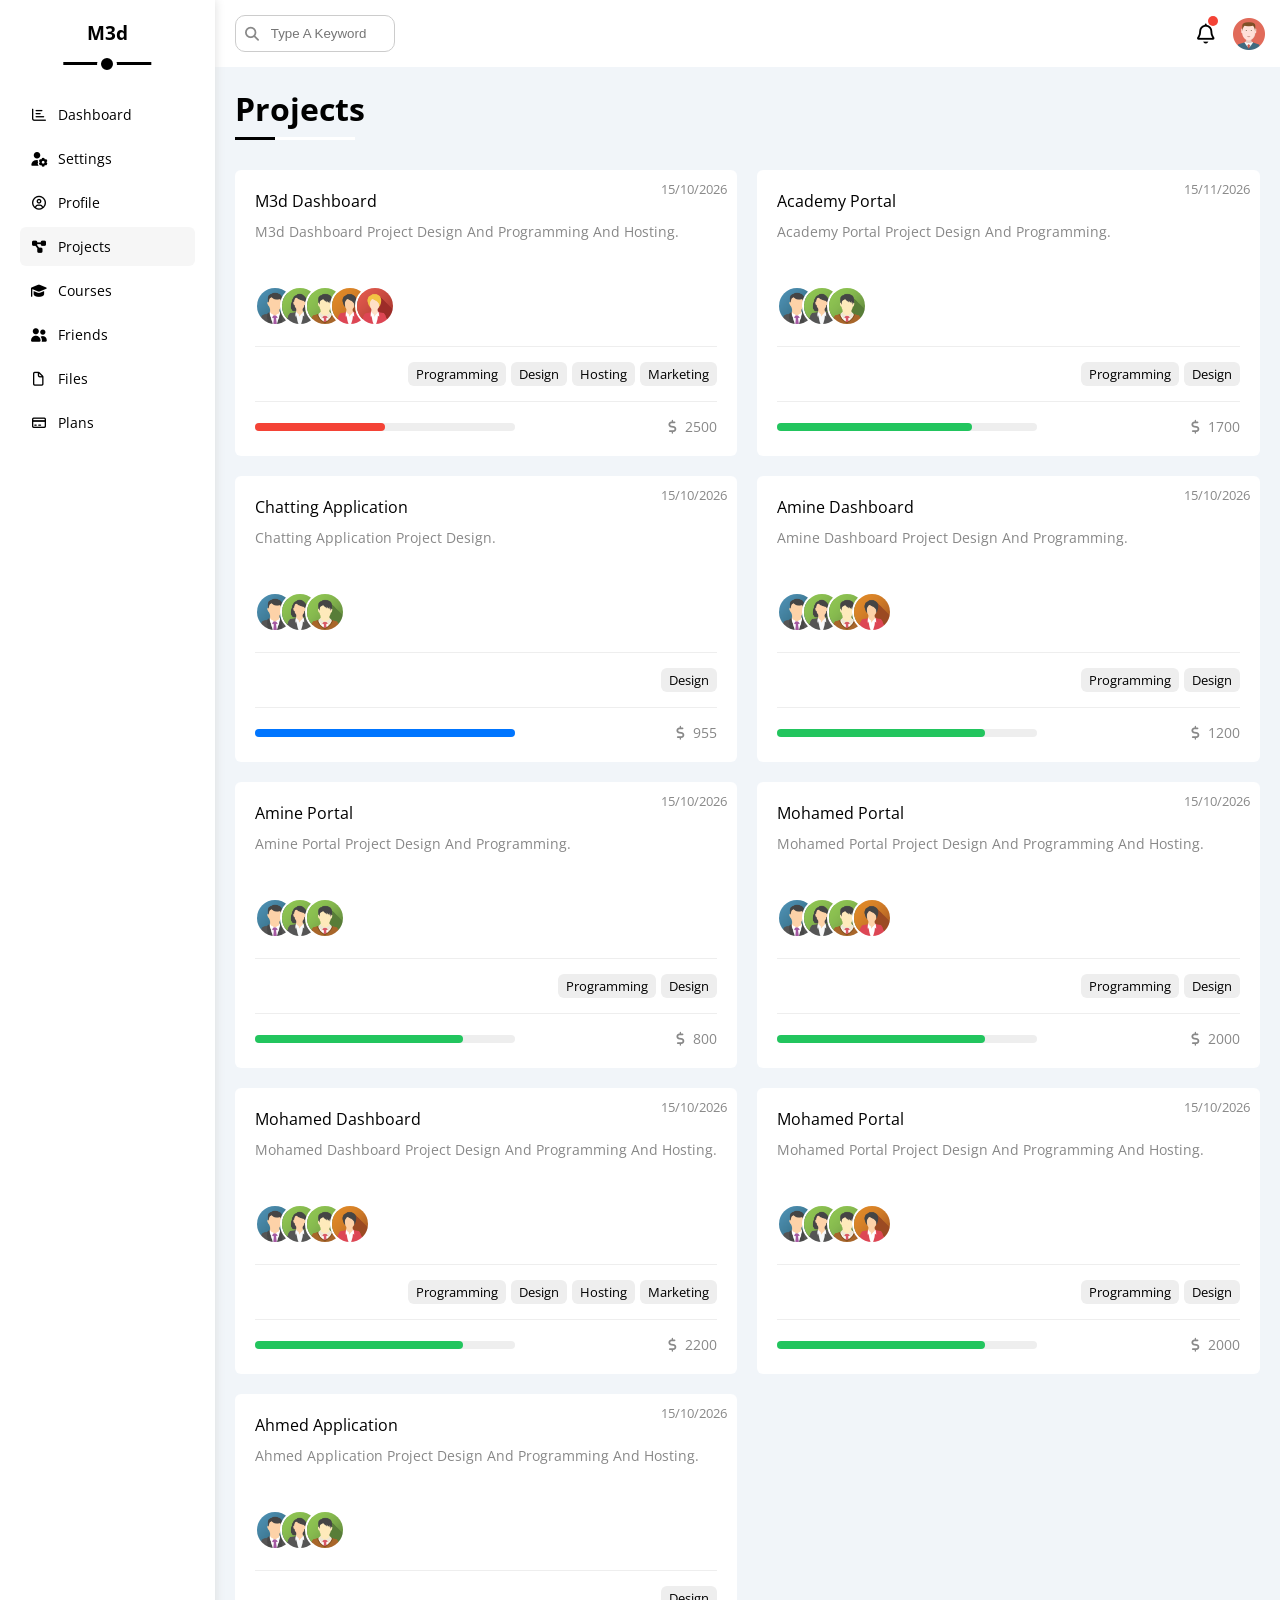
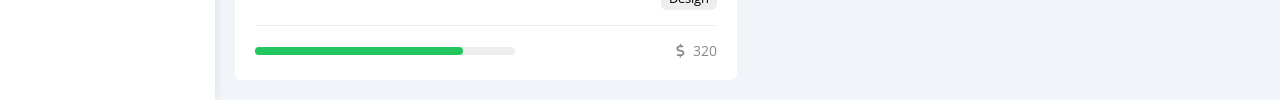
<file: projects.html>
<!DOCTYPE html>
<html lang="en">

<head>
    <meta charset="UTF-8">
    <meta name="viewport" content="width=device-width, initial-scale=1.0">
    <title>Projects</title>
    <link rel="stylesheet" href="css/framework.css">
    <link rel="stylesheet" href="css/main.css">
    <link rel="stylesheet" href="css/all.min.css">
    <link rel="preconnect" href="https://fonts.googleapis.com">
    <link rel="preconnect" href="https://fonts.gstatic.com" crossorigin>
    <link href="https://fonts.googleapis.com/css2?family=Open+Sans:wght@300;500&display=swap" rel="stylesheet">
</head>

<body>
    <div class="page d-flex">
        <div class="sidebar bg-white p-20 relative">
            <h3 class="cap relative txt-c mt-0">m3d</h3>
            <ul>
                <li>
                    <a href="index.html" class=" d-flex align-c fs-14 c-black rad-6 p-10 mb-5">
                        <i class="fa-regular fa-chart-bar fa-fw"></i>
                        <span class="fs-14  cap hide-mo">dashboard</span>
                    </a>
                </li>
                <li>
                    <a href="settings.html" class=" d-flex align-c fs-14 c-black rad-6 p-10 mb-5">
                        <i class="fa-solid fa-user-gear fa-fw"></i>
                        <span class="fs-14  cap hide-mo">settings</span>
                    </a>
                </li>
                <li>
                    <a href="profile.html" class="d-flex align-c fs-14 c-black rad-6 p-10 mb-5">
                        <i class="fa-regular fa-circle-user fa-fw"></i>
                        <span class="fs-14  cap hide-mo">profile</span>
                    </a>
                </li>
                <li>
                    <a href="projects.html" class="active d-flex align-c fs-14 c-black rad-6 p-10 mb-5">
                        <i class="fa-solid fa-diagram-project fa-fw"></i>
                        <span class="fs-14  cap hide-mo">projects</span>
                    </a>
                </li>
                <li>
                    <a href="courses.html" class="d-flex align-c fs-14 c-black rad-6 p-10 mb-5">
                        <i class="fa-solid fa-graduation-cap fa-fw"></i>
                        <span class="fs-14  cap hide-mo">courses</span>
                    </a>
                </li>
                <li>
                    <a href="friends.html" class="d-flex align-c fs-14 c-black rad-6 p-10 mb-5">
                        <i class="fa-solid fa-user-group fa-fw"></i>
                        <span class="fs-14  cap hide-mo">friends</span>
                    </a>
                </li>
                <li>
                    <a href="files.html" class="d-flex align-c fs-14 c-black rad-6 p-10 mb-5">
                        <i class="fa-regular fa-file fa-fw"></i>
                        <span class="fs-14  cap hide-mo">files</span>
                    </a>
                </li>
                <li>
                    <a href="plans.html" class="d-flex align-c fs-14 c-black rad-6 p-10 mb-5">
                        <i class="fa-regular fa-credit-card fa-fw"></i>
                        <span class="fs-14  cap hide-mo">plans</span>
                    </a>
                </li>
            </ul>
        </div>
        <div class="content w-full hidden">
            <div class="head bg-white p-15 between-flex ">
                <div class="search relative">
                    <input class="p-10 rad-10 b-ccc ml-5" type="search" placeholder="Type A Keyword">
                </div>
                <div class="icons d-flex align-c">
                    <span class="notif relative">
                        <i class="fa-regular fa-bell fa-lg"></i>
                    </span>
                    <img class="icon-32 ml-15" src="images/avatar.png" alt="profile picture">
                </div>
            </div>
            <h1 class="relative cap">projects</h1>

            <div class="projects-page d-grid m-20 gap-20">

                <div class="project bg-white p-20 rad-6 relative">
                    <span class="date fs-13 c-gray">15/10/2026</span>
                    <h4 class="m-0">M3d Dashboard</h4>
                    <p class="cap c-gray mt-10 mb-10 fs-14">
                        M3d dashboard project design and programming and hosting.
                    </p>

                    <div class="team">
                        <a href="#"><img src="images/team-01.png" alt="Project team member"></a>
                        <a href="#"><img src="images/team-02.png" alt="Project team member"></a>
                        <a href="#"><img src="images/team-03.png" alt="Project team member"></a>
                        <a href="#"><img src="images/team-04.png" alt="Project team member"></a>
                        <a href="#"><img src="images/team-05.png" alt="Project team member"></a>
                    </div>

                    <div class="techs d-flex cap">
                        <span class="fs-13 rad-6 bg-eee">programming</span>
                        <span class="fs-13 rad-6 bg-eee">design</span>
                        <span class="fs-13 rad-6 bg-eee">hosting</span>
                        <span class="fs-13 rad-6 bg-eee">marketing</span>
                    </div>

                    <div class="info between-flex">
                        <div class="prog bg-eee">
                            <span class="bg-red" style="width: 50%;"></span>
                        </div>

                        <div class="fs-14 c-gray">
                            <i class="fa-solid fa-dollar-sign"></i>
                            2500
                        </div>
                    </div>
                </div>

                <div class="project bg-white p-20 rad-6 relative">
                    <span class="date fs-13 c-gray">15/11/2026</span>
                    <h4 class="m-0">Academy Portal</h4>
                    <p class="cap c-gray mt-10 mb-10 fs-14">
                        Academy Portal project design and programming.
                    </p>

                    <div class="team">
                        <a href="#"><img src="images/team-01.png" alt="Project team member"></a>
                        <a href="#"><img src="images/team-02.png" alt="Project team member"></a>
                        <a href="#"><img src="images/team-03.png" alt="Project team member"></a>
                    </div>

                    <div class="techs d-flex cap">
                        <span class="fs-13 rad-6 bg-eee">programming</span>
                        <span class="fs-13 rad-6 bg-eee">design</span>
                    </div>

                    <div class="info between-flex">
                        <div class="prog bg-eee">
                            <span class="bg-green" style="width: 75%;"></span>
                        </div>

                        <div class="fs-14 c-gray">
                            <i class="fa-solid fa-dollar-sign"></i>
                            1700
                        </div>
                    </div>
                </div>

                <div class="project bg-white p-20 rad-6 relative">
                    <span class="date fs-13 c-gray">15/10/2026</span>
                    <h4 class="m-0">Chatting Application</h4>
                    <p class="cap c-gray mt-10 mb-10 fs-14">
                        Chatting application project design.
                    </p>

                    <div class="team">
                        <a href="#"><img src="images/team-01.png" alt="Project team member"></a>
                        <a href="#"><img src="images/team-02.png" alt="Project team member"></a>
                        <a href="#"><img src="images/team-03.png" alt="Project team member"></a>
                    </div>

                    <div class="techs d-flex cap">
                        <span class="fs-13 rad-6 bg-eee">design</span>
                    </div>

                    <div class="info between-flex">
                        <div class="prog bg-eee">
                            <span class="bg-blue" style="width: 100%;"></span>
                        </div>

                        <div class="fs-14 c-gray">
                            <i class="fa-solid fa-dollar-sign"></i>
                            955
                        </div>
                    </div>
                </div>

                <div class="project bg-white p-20 rad-6 relative">
                    <span class="date fs-13 c-gray">15/10/2026</span>
                    <h4 class="m-0">Amine Dashboard</h4>
                    <p class="cap c-gray mt-10 mb-10 fs-14">
                        Amine dashboard project design and programming.
                    </p>

                    <div class="team">
                        <a href="#"><img src="images/team-01.png" alt="Project team member"></a>
                        <a href="#"><img src="images/team-02.png" alt="Project team member"></a>
                        <a href="#"><img src="images/team-03.png" alt="Project team member"></a>
                        <a href="#"><img src="images/team-04.png" alt="Project team member"></a>
                    </div>

                    <div class="techs d-flex cap">
                        <span class="fs-13 rad-6 bg-eee">programming</span>
                        <span class="fs-13 rad-6 bg-eee">design</span>
                    </div>

                    <div class="info between-flex">
                        <div class="prog bg-eee">
                            <span class="bg-green" style="width: 80%;"></span>
                        </div>

                        <div class="fs-14 c-gray">
                            <i class="fa-solid fa-dollar-sign"></i>
                            1200
                        </div>
                    </div>
                </div>

                <div class="project bg-white p-20 rad-6 relative">
                    <span class="date fs-13 c-gray">15/10/2026</span>
                    <h4 class="m-0">Amine Portal</h4>
                    <p class="cap c-gray mt-10 mb-10 fs-14">
                        Amine portal project design and programming.
                    </p>

                    <div class="team">
                        <a href="#"><img src="images/team-01.png" alt="Project team member"></a>
                        <a href="#"><img src="images/team-02.png" alt="Project team member"></a>
                        <a href="#"><img src="images/team-03.png" alt="Project team member"></a>
                    </div>

                    <div class="techs d-flex cap">
                        <span class="fs-13 rad-6 bg-eee">programming</span>
                        <span class="fs-13 rad-6 bg-eee">design</span>
                    </div>

                    <div class="info between-flex">
                        <div class="prog bg-eee">
                            <span class="bg-green" style="width: 80%;"></span>
                        </div>

                        <div class="fs-14 c-gray">
                            <i class="fa-solid fa-dollar-sign"></i>
                            800
                        </div>
                    </div>
                </div>

                <div class="project bg-white p-20 rad-6 relative">
                    <span class="date fs-13 c-gray">15/10/2026</span>
                    <h4 class="m-0">Mohamed Portal</h4>
                    <p class="cap c-gray mt-10 mb-10 fs-14">
                        Mohamed portal project design and programming and hosting.
                    </p>

                    <div class="team">
                        <a href="#"><img src="images/team-01.png" alt="Project team member"></a>
                        <a href="#"><img src="images/team-02.png" alt="Project team member"></a>
                        <a href="#"><img src="images/team-03.png" alt="Project team member"></a>
                        <a href="#"><img src="images/team-04.png" alt="Project team member"></a>
                    </div>

                    <div class="techs d-flex cap">
                        <span class="fs-13 rad-6 bg-eee">programming</span>
                        <span class="fs-13 rad-6 bg-eee">design</span>
                    </div>

                    <div class="info between-flex">
                        <div class="prog bg-eee">
                            <span class="bg-green" style="width: 80%;"></span>
                        </div>

                        <div class="fs-14 c-gray">
                            <i class="fa-solid fa-dollar-sign"></i>
                            2000
                        </div>
                    </div>
                </div>

                <div class="project bg-white p-20 rad-6 relative">
                    <span class="date fs-13 c-gray">15/10/2026</span>
                    <h4 class="m-0">Mohamed Dashboard</h4>
                    <p class="cap c-gray mt-10 mb-10 fs-14">
                        Mohamed dashboard project design and programming and hosting.
                    </p>

                    <div class="team">
                        <a href="#"><img src="images/team-01.png" alt="Project team member"></a>
                        <a href="#"><img src="images/team-02.png" alt="Project team member"></a>
                        <a href="#"><img src="images/team-03.png" alt="Project team member"></a>
                        <a href="#"><img src="images/team-04.png" alt="Project team member"></a>
                    </div>

                    <div class="techs d-flex cap">
                        <span class="fs-13 rad-6 bg-eee">programming</span>
                        <span class="fs-13 rad-6 bg-eee">design</span>
                        <span class="fs-13 rad-6 bg-eee">hosting</span>
                        <span class="fs-13 rad-6 bg-eee">marketing</span>
                    </div>

                    <div class="info between-flex">
                        <div class="prog bg-eee">
                            <span class="bg-green" style="width: 80%;"></span>
                        </div>

                        <div class="fs-14 c-gray">
                            <i class="fa-solid fa-dollar-sign"></i>
                            2200
                        </div>
                    </div>
                </div>

                <div class="project bg-white p-20 rad-6 relative">
                    <span class="date fs-13 c-gray">15/10/2026</span>
                    <h4 class="m-0">Mohamed Portal</h4>
                    <p class="cap c-gray mt-10 mb-10 fs-14">
                        Mohamed portal project design and programming and hosting.
                    </p>

                    <div class="team">
                        <a href="#"><img src="images/team-01.png" alt="Project team member"></a>
                        <a href="#"><img src="images/team-02.png" alt="Project team member"></a>
                        <a href="#"><img src="images/team-03.png" alt="Project team member"></a>
                        <a href="#"><img src="images/team-04.png" alt="Project team member"></a>
                    </div>

                    <div class="techs d-flex cap">
                        <span class="fs-13 rad-6 bg-eee">programming</span>
                        <span class="fs-13 rad-6 bg-eee">design</span>
                    </div>

                    <div class="info between-flex">
                        <div class="prog bg-eee">
                            <span class="bg-green" style="width: 80%;"></span>
                        </div>

                        <div class="fs-14 c-gray">
                            <i class="fa-solid fa-dollar-sign"></i>
                            2000
                        </div>
                    </div>
                </div>

                <div class="project bg-white p-20 rad-6 relative">
                    <span class="date fs-13 c-gray">15/10/2026</span>
                    <h4 class="m-0">Ahmed Application</h4>
                    <p class="cap c-gray mt-10 mb-10 fs-14">
                        Ahmed application project design and programming and hosting.
                    </p>

                    <div class="team">
                        <a href="#"><img src="images/team-01.png" alt="Project team member"></a>
                        <a href="#"><img src="images/team-02.png" alt="Project team member"></a>
                        <a href="#"><img src="images/team-03.png" alt="Project team member"></a>
                    </div>

                    <div class="techs d-flex cap">
                        <span class="fs-13 rad-6 bg-eee">design</span>
                    </div>

                    <div class="info between-flex">
                        <div class="prog bg-eee">
                            <span class="bg-green" style="width: 80%;"></span>
                        </div>

                        <div class="fs-14 c-gray">
                            <i class="fa-solid fa-dollar-sign"></i>
                            320
                        </div>
                    </div>
                </div>

            </div>
        </div>
    </div>
</body>

</html>
</file>
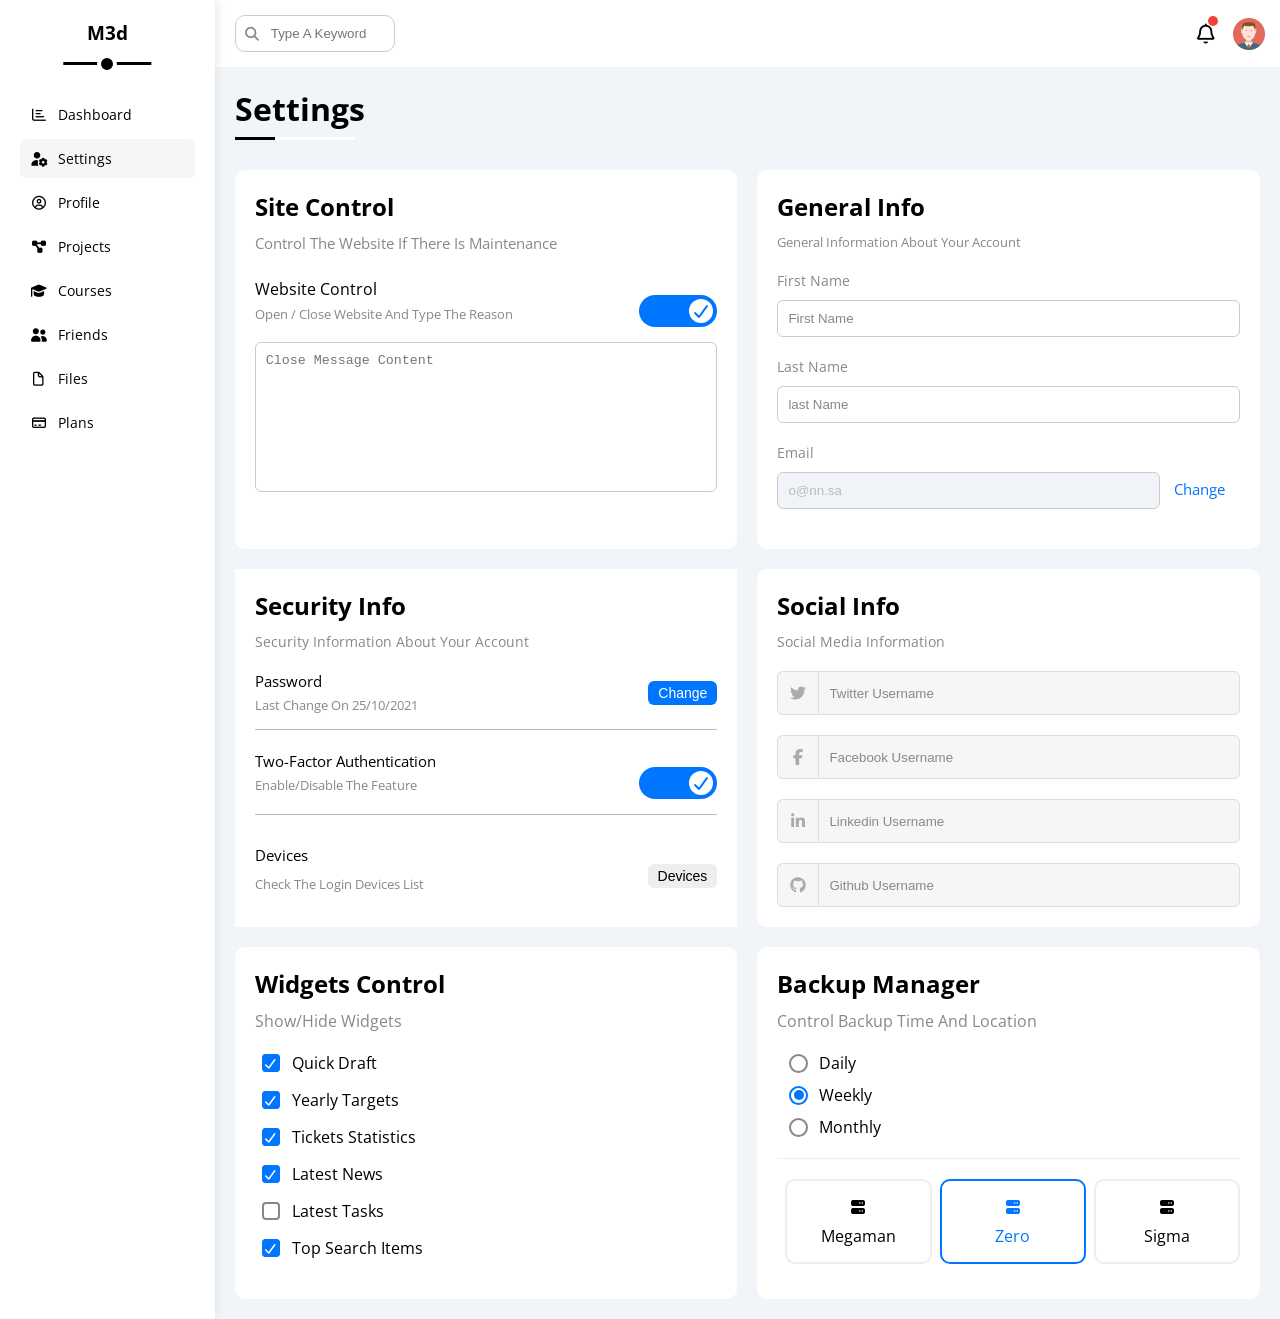
<file: settings.html>
<!DOCTYPE html>
<html lang="en">

<head>
    <meta charset="UTF-8">
    <meta name="viewport" content="width=device-width, initial-scale=1.0">
    <title>Settings</title>
    <link rel="stylesheet" href="css/framework.css">
    <link rel="stylesheet" href="css/main.css">
    <link rel="stylesheet" href="css/all.min.css">
    <link rel="preconnect" href="https://fonts.googleapis.com">
    <link rel="preconnect" href="https://fonts.gstatic.com" crossorigin>
    <link href="https://fonts.googleapis.com/css2?family=Open+Sans:wght@300;500&display=swap" rel="stylesheet">
</head>

<body>
    <div class="page d-flex">
        <div class="sidebar bg-white p-20 relative">
            <h3 class="cap relative txt-c mt-0">m3d</h3>
            <ul>
                <li>
                    <a href="index.html" class=" d-flex align-c fs-14 c-black rad-6 p-10 mb-5">
                        <i class="fa-regular fa-chart-bar fa-fw"></i>
                        <span class="fs-14  cap hide-mo">dashboard</span>
                    </a>
                </li>
                <li>
                    <a href="settings.html" class="active d-flex align-c fs-14 c-black rad-6 p-10 mb-5">
                        <i class="fa-solid fa-user-gear fa-fw"></i>
                        <span class="fs-14  cap hide-mo">settings</span>
                    </a>
                </li>
                <li>
                    <a href="profile.html" class="d-flex align-c fs-14 c-black rad-6 p-10 mb-5">
                        <i class="fa-regular fa-circle-user fa-fw"></i>
                        <span class="fs-14  cap hide-mo">profile</span>
                    </a>
                </li>
                <li>
                    <a href="projects.html" class="d-flex align-c fs-14 c-black rad-6 p-10 mb-5">
                        <i class="fa-solid fa-diagram-project fa-fw"></i>
                        <span class="fs-14  cap hide-mo">projects</span>
                    </a>
                </li>
                <li>
                    <a href="courses.html" class="d-flex align-c fs-14 c-black rad-6 p-10 mb-5">
                        <i class="fa-solid fa-graduation-cap fa-fw"></i>
                        <span class="fs-14  cap hide-mo">courses</span>
                    </a>
                </li>
                <li>
                    <a href="friends.html" class="d-flex align-c fs-14 c-black rad-6 p-10 mb-5">
                        <i class="fa-solid fa-user-group fa-fw"></i>
                        <span class="fs-14  cap hide-mo">friends</span>
                    </a>
                </li>
                <li>
                    <a href="files.html" class="d-flex align-c fs-14 c-black rad-6 p-10 mb-5">
                        <i class="fa-regular fa-file fa-fw"></i>
                        <span class="fs-14  cap hide-mo">files</span>
                    </a>
                </li>
                <li>
                    <a href="plans.html" class="d-flex align-c fs-14 c-black rad-6 p-10 mb-5">
                        <i class="fa-regular fa-credit-card fa-fw"></i>
                        <span class="fs-14  cap hide-mo">plans</span>
                    </a>
                </li>
            </ul>
        </div>
        <div class="content w-full hidden">
            <div class="head bg-white p-15 between-flex ">
                <div class="search relative">
                    <input class="p-10 rad-10 b-ccc ml-5" type="search" placeholder="Type A Keyword">
                </div>
                <div class="icons d-flex align-c">
                    <span class="notif relative">
                        <i class="fa-regular fa-bell fa-lg"></i>
                    </span>
                    <img class="icon-32 ml-15" src="images/avatar.png" alt="profile picture">
                </div>
            </div>
            <h1 class="relative cap">settings</h1>
            <div class="settings-page m-20 d-grid gap-20">
                <div class="p-20 bg-white rad-10 cap">
                    <h2 class="mt-0 mb-10">site control</h2>
                    <p class="mt-0 mb-20 c-gray fs-15">control the website if there is maintenance</p>
                    <div class="mb-15 between-flex ">
                        <div>
                            <span>website control</span>
                            <p class="c-gray mt-5 mb-0 fs-13">open / close website and type the reason</p>
                        </div>
                        <div>
                            <label>
                                <input type="checkbox" class="toggle-checkbox" checked>
                                <div class="toggle-switch"></div>
                            </label>
                        </div>
                    </div>
                    <textarea class="close-message br-0 p-10 rad-6 d-block w-full"
                        placeholder="Close Message Content"></textarea>
                </div>
                <div class="gen-info p-20 bg-white rad-10 cap">
                    <h2 class="mt-0 mb-10">general info</h2>
                    <p class="c-gray fs-13 mt-0 mb-20">general information about your account</p>
                    <div class="mb-20">
                        <label class="c-gray fs-14 d-block mb-10 mt-0">first name</label>
                        <input class="p-10 mt-0 rad-6 b-ccc w-full" type="text" placeholder="First Name">
                    </div>
                    <div class="mb-20">
                        <label class="c-gray fs-14 d-block mt-0 mb-10">last name</label>
                        <input class="p-10 mt-0 rad-6 b-ccc w-full" type="text" placeholder="last Name">
                    </div>
                    <div class="mb-20">
                        <label class="c-gray fs-14 d-block mt-0 mb-10">email</label>
                        <input class="p-10 mt-0 rad-6 b-ccc mr-10 d-inline-flex" type="email" value="o@nn.sa" readonly>
                        <a href="#" class="c-blue fs-15">change</a>
                    </div>
                </div>
                <div class="sec p-20 bg-white cap">
                    <h2 class="mt-0 mb-10">security info</h2>
                    <p class="mt-0 mb-20 fs-14 c-gray">security information about your account</p>
                    <div class="between-flex pb-15 mb-15">
                        <div>
                            <span class="fs-15 d-block mt-0 mb-0">password</span>
                            <p class="c-gray fs-13 mt-5 mb-0">last change on 25/10/2021</p>
                        </div>
                        <button class="btn-shape bg-blue c-white br-0 fs-14 pointer cap align-c">change</button>
                    </div>
                    <div class="between-flex mb-15 pb-15">
                        <div>
                            <span class="fs-15 d-block mt-0 mb-0">two-factor authentication</span>
                            <p class="c-gray fs-13 mt-5 mb-0">enable/disable the feature</p>
                        </div>
                        <label>
                            <input type="checkbox" class="toggle-checkbox" checked>
                            <div class="toggle-switch"></div>
                        </label>
                    </div>
                    <div class="between-flex pt-15">
                        <div>
                            <span class="fs-15 d-block mt-0 mb-10">devices</span>
                            <p class="c-gray fs-13 mt-0">check the login devices list</p>
                        </div>
                        <button class="btn-shape bg-eee br-0 fs-14 pointer cap align-c">devices</button>
                    </div>
                </div>
                <div class="social-info bg-white p-20 rad-10 cap">
                    <h2 class="mt-0 mb-10">social info</h2>
                    <p class="fs-14 c-gray mt-0 mb-20">social media information</p>
                    <div class="d-flex w-full mt-0 mb-20">
                        <input type="text" placeholder="Twitter Username" class="w-full br-0 p-10">
                        <span class="p-10"><i class="fa-brands fa-twitter"></i></span>
                    </div>
                    <div class="d-flex w-full mt-0 mb-20">
                        <input type="text" placeholder="Facebook Username" class="w-full br-0 p-10">
                        <span class="p-10"><i class="fa-brands fa-facebook-f"></i></span>
                    </div>
                    <div class="d-flex w-full mt-0 mb-20">
                        <input type="text" placeholder="Linkedin Username" class="w-full br-0 p-10">
                        <span class="p-10"><i class="fa-brands fa-linkedin-in"></i></span>
                    </div>
                    <div class="d-flex w-full mt-0 mb-0">
                        <input type="text" placeholder="Github Username" class="w-full br-0 p-10">
                        <span class="p-10"><i class="fa-brands fa-github"></i></span>
                    </div>
                </div>
                <div class="wid-control bg-white p-20 rad-10 cap">
                    <h2 class="mt-0 mb-10">widgets control</h2>
                    <p class="mt-0 mb-20 c-gray">show/hide widgets</p>
                    <div class="control d-flex align-c mb-15">
                        <input type="checkbox" id="one" checked>
                        <label for="one">quick draft</label>
                    </div>
                    <div class="control d-flex align-c mb-15">
                        <input type="checkbox" id="two" checked>
                        <label for="two">yearly targets</label>
                    </div>
                    <div class="control d-flex align-c mb-15">
                        <input type="checkbox" id="three" checked>
                        <label for="three">tickets statistics</label>
                    </div>
                    <div class="control d-flex align-c mb-15">
                        <input type="checkbox" id="four" checked>
                        <label for="four">latest news</label>
                    </div>
                    <div class="control d-flex align-c mb-15">
                        <input type="checkbox" id="five">
                        <label for="five">latest tasks</label>
                    </div>
                    <div class="control d-flex align-c mb-0">
                        <input type="checkbox" id="six" checked>
                        <label for="six">top search items</label>
                    </div>
                </div>
                <div class="back-up bg-white p-20 rad-10 cap">
                    <h2 class="mt-0 mb-10">backup manager</h2>
                    <p class="mt-0 mb-20 c-gray">control backup time and location</p>
                    <ul class="mt-0 mb-20">
                        <li class="mt-0 mb-10">
                            <input type="radio" name="time" id="seven">
                            <label for="seven">daily</label>
                        </li>
                        <li class="mt-0 mb-10">
                            <input type="radio" name="time" id="eight" checked>
                            <label for="eight">weekly</label>
                        </li>
                        <li class="mt-0 mb-10">
                            <input type="radio" name="time" id="nine">
                            <label for="nine">monthly</label>
                        </li>
                    </ul>
                    <div class="servers d-flex align-center txt-c">
                        <input type="radio" name="servers" id="server-one" />
                        <div class="server mb-15 rad-10 w-full">
                            <label class="d-block m-15" for="server-one">
                                <i class="fa-solid fa-server d-block mb-10"></i>
                                <span class="d-block">Megaman</span>
                            </label>
                        </div>
                        <input type="radio" name="servers" id="server-two" checked />
                        <div class="server mb-15 rad-10 w-full">
                            <label class="d-block m-15" for="server-two">
                                <i class="fa-solid fa-server d-block mb-10"></i>
                                <span class="d-block">Zero</span>
                            </label>
                        </div>
                        <input type="radio" name="servers" id="server-three" />
                        <div class="server mb-15 rad-10 w-full">
                            <label class="d-block m-15" for="server-three">
                                <i class="fa-solid fa-server d-block mb-10"></i>
                                <span class="d-block">Sigma</span>
                            </label>
                        </div>
                    </div>
                </div>
            </div>
        </div>
    </div>
</body>

</html>
</file>
<file: css/framework.css>
/* variables */

:root {
    --blue-color: #0075ff;
    --blue-alt-color: #0d69d5;
    --orange-color: #f59e0b;
    --green-color: #22c55e;
    --red-color: #f44336;
    --gray-color: #888;
}

/* box styling */

.d-flex {
    display: flex;
}

.align-c {
    align-items: center;
}

.space-bet {
    justify-content: space-between;
}

.d-grid {
    display: grid;
}

.d-block {
    display: block;
}

.d-inline {
    display: inline;
}

.d-inline-flex {
    display: inline-flex;
}

.gap-20 {
    gap: 20px;
}

.flex-1 {
    flex: 1;
}

.f-wr {
    flex-wrap: wrap;
}

/* widths & heights */

.w-full {
    width: 100%;
}

.h-full {
    height: 100%;
}

.icon-32 {
    width: 32px;
    height: 32px;
}

.w-fit {
    width: fit-content;
}

/* colors */

.c-black {
    color: black;
}

.c-white {
    color: white;
}

.c-gray {
    color: var(--gray-color);
}

.c-blue {
    color: var(--blue-color);
}

.c-orange {
    color: var(--orange-color);
}

.c-green {
    color: var(--green-color);
}

.c-red {
    color: var(--red-color);
}

.bg-white {
    background-color: white;
}

.bg-eee {
    background-color: #eee;
}

.bg-blue {
    background-color: var(--blue-color);
}

.bg-orange {
    background-color: var(--orange-color);
}

.bg-green {
    background-color: var(--green-color);
}

.bg-red {
    background-color: var(--red-color);
}

/* padding & margin */

.p-0 {
    padding: 0;
}

.p-10 {
    padding: 10px;
}

.p-15 {
    padding: 15px;
}

.p-20 {
    padding: 20px;
}

.pt-15 {
    padding-top: 15px;
}

.pt-20 {
    padding-top: 20px;
}

.pl-15 {
    padding-left: 15px;
}

.pb-15 {
    padding-bottom: 15px;
}

.pb-20 {
    padding-bottom: 20px;
}

.m-0 {
    margin: 0;
}

.m-15 {
    margin: 15px;
}

.m-20 {
    margin: 20px;
}

.mt-0 {
    margin-top: 0;
}

.mt-5 {
    margin-top: 5px;
}

.mt-10 {
    margin-top: 10px;
}

.mt-15 {
    margin-top: 15px;
}

.mt-20 {
    margin-top: 20px;
}

.mr-10 {
    margin-right: 10px;
}

.mr-15 {
    margin-right: 15px;
}

.mr-20 {
    margin-right: 20px;
}

.ml-5 {
    margin-left: 5px;
}

.ml-15 {
    margin-left: 15px;
}

.ml-20 {
    margin-left: 20px;
}

.mb-0 {
    margin-bottom: 0;
}

.mb-5 {
    margin-bottom: 5px;
}

.mb-10 {
    margin-bottom: 10px;
}

.mb-15 {
    margin-bottom: 15px;
}

.mb-20 {
    margin-bottom: 20px;
}

.mb-25 {
    margin-bottom: 25px;
}

/* position */

.relative {
    position: relative;
}

/* texts */

.txt-c {
    text-align: center;
}

.cap {
    text-transform: capitalize;
}

.fs-13 {
    font-size: 13px;
}

.fs-14 {
    font-size: 14px;
}

.fs-15 {
    font-size: 15px;
}

.fs-16 {
    font-size: 16px;
}

.fs-25 {
    font-size: 25px;
}

.bold  {
    font-weight: bold;
}

/* borders */

.br-0 {
    border: none;
}

.b-ccc {
    border: 1px solid #ccc;
}

.rad-6 {
    border-radius: 6px;
}

.rad-10 {
    border-radius: 10px;
}

.rad-half {
    border-radius: 50%;
}

/* overflow */

.hidden {
    overflow: hidden;
}

/* cursor */

.pointer {
    cursor: pointer;
}

/* mobile */

@media (max-width: 767px) {
    .hide-mo {
        display: none;
    }
    .block-mobile {
        display: block;
    }
    .txt-c-mobile {
        text-align: center;
    }
}

/* components */

.between-flex {
    display: flex;
    align-items: center;
    justify-content: space-between;
}

.center-flex {
    display: flex;
    align-items: center;
    justify-content: center;
}

.btn-shape {
    padding: 4px 10px;
    border-radius: 6px;
}
</file>
<file: css/main.css>
:root {
    --blue-color: #0075ff;
    --blue-alt-color: #0d69d5;
    --orange-color: #f59e0b;
    --green-color: #22c55e;
    --red-color: #f44336;
    --gray-color: #888;
    --main-transition: 0.3s;
}

* {
    box-sizing: border-box;
}

body {
    font-family: "Open Sans", sans-serif;
    margin: 0;
}

*:focus {
    outline: none;
}

ul {
    list-style: none;
    padding: 0;
}

::-webkit-scrollbar {
    width: 15px;
}

::-webkit-scrollbar-track {
    background-color: white;
}

::-webkit-scrollbar-thumb {
    background-color: var(--blue-color);
}

::-webkit-scrollbar-thumb:hover {
    background-color: var(--blue-alt-color);
}

a {
    text-decoration: none;
}

.page {
    min-height: 100vh;
    background-color: #f1f5f9;
}

/* ========== Sidebar ========== */

.sidebar {
    width: 250px;
    box-shadow: 0 0 10px #ddd;
}

.sidebar>h3 {
    margin-bottom: 50px;
}

@media (min-width: 768px) {

    .sidebar>h3::before,
    .sidebar>h3::after {
        content: "";
        position: absolute;
        background-color: black;
        left: 50%;
        transform: translateX(-50%);
    }

    .sidebar>h3::before {
        width: 50%;
        height: 3px;
        bottom: -20px;
    }

    .sidebar>h3::after {
        width: 12px;
        height: 12px;
        border: 4px solid white;
        border-radius: 50%;
        bottom: -29px;
    }
}

.sidebar ul li a {
    transition: var(--main-transition);
}

.sidebar ul li a.active,
.sidebar ul li a:hover {
    background-color: #f6f6f6;
}

.sidebar ul li a span {
    margin-left: 10px;
}

@media (max-width: 767px) {
    .sidebar {
        width: 58px;
        padding: 10px;
    }

    .sidebar>h3 {
        font-size: 13px;
        margin-bottom: 15px;
    }

    .head {
        padding: 10px;
    }

    .head .search input[type="search"] {
        width: 130px;
    }

    .head .search input[type="search"]:focus {
        width: 150px;
    }
}

/* ========== Content ========== */

.head .search::before {
    position: absolute;
    content: "\f002";
    font-family: var(--fa-style-family-classic);
    font-weight: 900;
    font-size: 14px;
    color: var(--gray-color);
    left: 15px;
    top: 50%;
    transform: translateY(-50%);
}

.head .search input[type="search"] {
    padding-left: 35px;
    width: 160px;
    transition: width var(--main-transition);
}

.head .search input[type="search"]:focus {
    width: 200px;
}

.head .search input[type="search"]:focus::placeholder {
    color: transparent;
}

.head .icons span::after {
    content: "";
    position: absolute;
    width: 10px;
    height: 10px;
    border-radius: 50%;
    background-color: var(--red-color);
    right: 0px;
    top: -7px;
}

.page h1 {
    margin: 20px 20px 40px;
}

.page h1::before,
.page h1::after {
    content: "";
    position: absolute;
    height: 3px;
    bottom: -10px;
    left: 0;
}

.page h1::before {
    background-color: black;
    width: 40px;
    z-index: 2;
}

.page h1::after {
    background-color: white;
    width: 120px;
}

.wrapper {
    grid-template-columns: repeat(auto-fill, minmax(450px, 1fr));
}

@media (max-width: 767px) {
    .wrapper {
        grid-template-columns: minmax(200px, 1fr);
        gap: 10px;
        margin-right: 10px;
        margin-left: 10px;
    }
}

/* ========== Welcome ========== */

.welcome {
    overflow: hidden;
}

.welcome .intro img {
    width: 170px;
    margin-bottom: -10px;
}

.welcome .avatar {
    width: 64px;
    height: 64px;
    border: 2px solid white;
    border-radius: 50%;
    padding: 2px;
    box-shadow: 0 0 5px #ddd;
    margin-left: 20px;
    margin-top: -32px;
}

.welcome .body {
    border-top: 1px solid #eee;
    border-bottom: 1px solid #eee;
}

.welcome .body>div {
    flex: 1;
}

.welcome .visit {
    margin: 0 15px 15px auto;
    transition: var(--main-transition);
}

.welcome .visit:hover {
    background-color: var(--blue-alt-color);
}

@media (max-width: 767px) {
    .welcome .intro {
        padding-bottom: 30px;
    }

    .welcome .avatar {
        margin-left: 0;
    }

    .welcome .body>div:not(:last-child) {
        margin-bottom: 20px;
    }
}

/* ========== Draft ========== */

.draft .inputs textarea {
    height: 180px;
    resize: none;
}

.draft .inputs input[type="text"]:focus,
.draft .inputs textarea:focus {
    caret-color: var(--blue-color);
    transition: var(--main-transition);
}

.draft .inputs input[type="text"]::placeholder,
.draft .inputs textarea::placeholder {
    transition: 0.6s;
}

.draft .inputs input[type="text"]:focus::placeholder,
.draft .inputs textarea:focus::placeholder {
    opacity: 0;
}

.draft input[type="submit"] {
    margin-left: auto;
    transition: var(--main-transition);
    cursor: pointer;
}

.draft input[type="submit"]:hover {
    background-color: var(--blue-alt-color);
}

@media (max-width: 767px) {
    .draft h2 {
        margin-bottom: 10px;
    }

    .draft p {
        margin-bottom: 20px;
    }
}

/* ========== Targets ========== */

.targets .target-row .icon {
    width: 80px;
    height: 80px;
    margin-right: 15px;
}

.targets .blue .icon {
    background-color: rgb(0 117 255 / 20%);
}

.targets .orange .icon {
    background-color: rgb(245 158 11 / 20%);
}

.targets .green .icon {
    background-color: rgb(34 197 94 / 20%);
}

.targets .target-row .details .progress {
    height: 4px;
}

.targets .blue .details .progress {
    background-color: rgb(0 117 255 / 20%);
}

.targets .orange .details .progress {
    background-color: rgb(245 158 11 / 20%);
}

.targets .green .details .progress {
    background-color: rgb(34 197 94 / 20%);
}

.targets .target-row .details .progress span {
    position: absolute;
    height: inherit;
    top: 0;
    left: 0;
}

.targets .target-row .details .progress span::before {
    position: absolute;
    width: fit-content;
    padding: 2px 5px;
    border-radius: 6px;
    top: -35px;
    right: -21px;
    color: white;
}

.targets .blue .details .progress span::before {
    content: "80%";
    background-color: var(--blue-color);
}

.targets .orange .details .progress span::before {
    content: "55%";
    background-color: var(--orange-color);
}

.targets .green .details .progress span::before {
    content: "75%";
    background-color: var(--green-color);
}

.targets .target-row .details .progress span::after {
    content: '';
    position: absolute;
    right: -5px;
    top: -9px;
    border: 5px solid blue;
}

.targets .blue .details .progress span::after {
    border-color: var(--blue-color) transparent transparent;
}

.targets .orange .details .progress span::after {
    border-color: var(--orange-color) transparent transparent;
}

.targets .green .details .progress span::after {
    border-color: var(--green-color) transparent transparent;
}

/* ========== Tickets ========== */

.tickets .container .box {
    width: calc(50% - 10px);
}

@media (max-width: 767px) {
    .tickets .container .box {
        width: 100%;
    }
}

/* ========== News ========== */

.news .box img {
    width: 100px;
}

.news .box .label {
    margin: auto 0 auto auto;
}

.news .box:not(:last-of-type) {
    border-bottom: 1px solid #ccc;
    margin-bottom: 15px;
    padding-bottom: 15px;
}

@media (max-width: 767px) {
    .news .box {
        display: block;
        padding: 20px;
    }

    .news .box .label {
        margin: 5px auto 15px;
    }
}

/* ========== Tasks ========== */

.tasks .task-row:not(:last-of-type) {
    border-bottom: 1px solid #eee;
    margin-bottom: 15px;
    padding-bottom: 15px;
}

.tasks .task-row:nth-of-type(4) .box {
    text-decoration: line-through;
    opacity: 0.5;
}

.tasks .task-row:nth-of-type(4) i {
    opacity: 0.5;
}

/* ========== Uploads ========== */

.uploads .box img {
    width: 40px;
    height: 40px;
}

.uploads .upload-row:not(:last-of-type) {
    border-bottom: 1px solid #eee;
}

/* ========== Project Progress ========== */

.project-prog ul::before {
    content: '';
    position: absolute;
    width: 2px;
    height: calc(100% - 30px);
    top: 15px;
    background-color: var(--blue-color);
    z-index: 0;
}

.project-prog ul li {
    position: relative;
    padding: 15px 0 15px 20px;
}

.project-prog ul li::before {
    content: '';
    position: absolute;
    width: 20px;
    height: 20px;
    border: 2px solid white;
    border-radius: 50%;
    outline: 2px solid var(--blue-color);
    left: -10px;
    top: 50%;
    transform: translateY(-50%);
    background-color: white;
    z-index: 1;
}

.project-prog ul li:nth-child(-n+3)::before {
    background-color: var(--blue-color);
}

.project-prog ul li:nth-of-type(4)::before {
    animation: w-blink 1s infinite alternate;
}

.project-prog img {
    position: absolute;
    width: 160px;
    opacity: 0.3;
    bottom: 0;
    right: 0;
}

@keyframes w-blink {
    from {
        background-color: var(--blue-color)
    }

    to {
        background-color: white
    }
}

/* ========== Reminders ========== */

.reminders ul li .dot {
    width: 15px;
    height: 15px;
}

.reminders ul .blue {
    border-left: 2px solid var(--blue-color);
}

.reminders ul .green {
    border-left: 2px solid var(--green-color);
}

.reminders ul .orange {
    border-left: 2px solid var(--orange-color);
}

.reminders ul .red {
    border-left: 2px solid var(--red-color);
}

/* ========== Post ========== */

.post .box img {
    width: 48px;
    height: 48px;
}

.post .text {
    border-top: 2px solid #eee;
    border-bottom: 2px solid #eee;
    min-height: 140px;
    line-height: 1.8;
}

/* ========== Social Media ========== */

.socials .row i {
    position: absolute;
    width: 52px;
    transition: var(--main-transition);
}

.socials .row i:hover {
    transform: rotate(6deg);
}

.socials .row .stats>div {
    margin-left: 57px;
}

.socials .twitter {
    background-color: rgb(29 161 242 / 20%);
    color: #1da1f2;
}

.socials .twitter i,
.socials .twitter button {
    background-color: #1da1f2;
}

.socials .facebook {
    background-color: rgb(24 116 242 / 20%);
    color: #1da1f2;
}

.socials .facebook i,
.socials .facebook button {
    background-color: #1877F2;
}

.socials .youtube {
    background-color: rgb(255 0 0 / 20%);
    color: #ff0000;
}

.socials .youtube i,
.socials .youtube button {
    background-color: #FF0000;
}

.socials .linkedin {
    background-color: rgb(0 119 181 / 20%);
    color: #0077b5;
}

.socials .linkedin i,
.socials .linkedin button {
    background-color: #0077B5;
}

/* ========== Projects ========== */

.projects .responsive-table {
    overflow-x: auto;
}

.projects table {
    border-right: 1px solid #eee;
    border-spacing: 0;
    min-width: 1000px;
}

.projects table thead {
    background-color: #eee;
}

.projects table thead tr td {
    font-weight: bold;
}

.projects table td {
    padding: 15px;
    border-bottom: 1px solid #eee;
    border-left: 1px solid #eee;
}

.projects table tbody tr {
    transition: var(--main-transition);
}

.projects table tbody tr:hover {
    background-color: #faf7f7;
}

.projects table tbody tr td img {
    width: 32px;
    height: 32px;
    border-radius: 50%;
    border: 1px solid white;
}

.projects table tbody tr td img:nth-of-type(2) {
    transform: translateX(-20px);
}

.projects table tbody tr td img:nth-of-type(3) {
    transform: translateX(-40px);
}

.projects table tbody tr td img:nth-of-type(4) {
    transform: translateX(-60px);
}

.projects table tbody tr td span {
    color: white;
}

.projects table tbody tr td .pending {
    background-color: var(--orange-color);
}

.projects table tbody tr td .in-prog {
    background-color: var(--blue-color);
}

.projects table tbody tr td .comp {
    background-color: var(--green-color);
}

.projects table tbody tr td .rejected {
    background-color: var(--red-color);
}

/* ========== Settings ========== */

.settings-page {
    grid-template-columns: repeat(auto-fill, minmax(500px, 1fr));
}

.settings-page .close-message {
    resize: none;
    min-height: 150px;
    border: 1px solid #ccc;
}


.toggle-checkbox {
    appearance: none;
}

@media (max-width: 767px) {
    .settings-page {
        grid-template-columns: minmax(100px, 1fr);
        margin-left: 10px;
        margin-right: 10px;
        gap: 10px;
    }
}

.toggle-switch {
    background-color: #ccc;
    width: 78px;
    height: 32px;
    border-radius: 16px;
    position: relative;
    transition: var(--main-transition);
    cursor: pointer;
}

.toggle-switch::before {
    font-family: var(--fa-style-family-classic);
    content: "\f00d";
    font-weight: 900;
    background-color: white;
    color: #AAA;
    width: 24px;
    height: 24px;
    position: absolute;
    border-radius: 50%;
    top: 4px;
    left: 4px;
    display: flex;
    justify-content: center;
    align-items: center;
    transition: var(--main-transition);
}

.toggle-checkbox:checked+.toggle-switch {
    background-color: var(--blue-color);
}

.toggle-checkbox:checked+.toggle-switch::before {
    content: "\f00c";
    background-color: white;
    color: var(--blue-color);
    left: 50px;
}

/* ========== Info ========== */

.gen-info input {
    caret-color: var(--blue-alt-color);
}

.gen-info input[type="text"]::placeholder {
    color: var(--gray-color);
}

.gen-info input[type="email"] {
    background-color: #f0f4f8;
    color: #bbb;
    cursor: no-drop;
    width: calc(100% - 80px);
}

/* ========== Sec ========== */

.sec div label {
    align-self: center;
}

.sec div:not(:last-of-type) {
    border-bottom: 1px solid #bbb;
}

/* ========== Social Info ========== */

.social-info div span {
    background-color: #f6f6f6;
    border: 1px solid #ddd;
    border-right: none;
    border-radius: 6px 0 0 6px;
    order: 1;
}

.social-info div input {
    order: 2;
    background-color: #f6f6f6;
    border: 1px solid #ddd;
    border-radius: 0 6px 6px 0;
}

.social-info div input::placeholder {
    color: var(--gray-color);
}

.social-info div span i {
    opacity: 0.3;
    transition: var(--main-transition);
}

.social-info div input:focus~span i {
    opacity: 1;
}

/* ========== Widgets Control ========== */

.wid-control .control input[type="checkbox"] {
    appearance: none;
}

.wid-control .control label {
    padding-left: 30px;
    cursor: pointer;
    position: relative;
}

.wid-control .control label::before {
    content: '';
    width: 14px;
    height: 14px;
    border: 2px solid var(--gray-color);
}

.wid-control .control:hover label::before {
    border-color: var(--blue-alt-color);
}

.wid-control .control label::after {
    font-family: var(--fa-style-family-classic);
    content: "\f00c";
    font-weight: 900;
    background-color: var(--blue-color);
    color: white;
    font-size: 12px;
    width: 18px;
    height: 18px;
    display: flex;
    justify-content: center;
    align-items: center;
    transform: scale(0) rotate(360deg);
    transition: var(--main-transition);
}

.wid-control .control input[type="checkbox"]:checked+label::after {
    transform: scale(1);
}

.wid-control div label::before,
.wid-control .control label::after {
    position: absolute;
    left: 0;
    top: 50%;
    margin-top: -9px;
    border-radius: 4px;
}

/* ========== Backup Manager ========== */

.back-up input[type="radio"] {
    appearance: none;
}

.back-up li label {
    position: relative;
    padding-left: 30px;
    cursor: pointer;
}

.back-up li label::before {
    width: 15px;
    height: 15px;
    border: 2px solid var(--gray-color);
    left: 0;
    top: 50%;
}

.back-up li input[type="radio"]:checked+label::before {
    border-color: var(--blue-color);
}

.back-up li label::after {
    background-color: var(--blue-color);
    width: 10px;
    height: 10px;
    left: 5px;
    bottom: 6px;
    transform: scale(0) rotate(360deg);
    transition: var(--main-transition);
}

.back-up li input[type="radio"]:checked+label::after {
    transform: scale(1);
    border-color: var(--blue-alt-color);
}

.back-up li label::before,
.back-up li label::after {
    content: '';
    position: absolute;
    margin-top: -9px;
    border-radius: 50%;
}

.back-up .servers {
    border-top: 1px solid #eee;
    padding-top: 20px;
}

@media (max-width: 767px) {
    .back-up .servers {
        flex-wrap: wrap;
    }
}

.back-up .servers .server {
    border: 2px solid #eee;
    position: relative;
}

.back-up .servers .server label {
    cursor: pointer;
}

.back-up .servers input[type="radio"]:checked+.server {
    border-color: var(--blue-color);
    color: var(--blue-color);
}

/* Profile Page  */

@media (max-width: 767px) {
    .profile-page .overview {
        flex-direction: column;
    }
}

.profile-page .avatar-box {
    width: 300px;
}


@media (min-width: 768px) {
    .profile-page .avatar-box {
        border-right: 1px solid #eee;
    }
}

.profile-page .avatar-box>img {
    width: 120px;
    height: 120px;
}

.profile-page .avatar-box .level {
    height: 6px;
    overflow: hidden;
    margin: auto;
    width: 70%;
}

.profile-page .avatar-box .level span {
    position: absolute;
    left: 0;
    top: 0;
    height: 100%;
    background-color: var(--blue-color);
    border-radius: 6px;
}

.profile-page .info-box .box {
    flex-wrap: wrap;
    border-bottom: 1px solid #eee;
    transition: var(--main-transition);
}

.profile-page .info-box .box:hover {
    background-color: #f9f9f9;
}

.profile-page .info-box .box>div {
    min-width: 250px;
    padding: 10px 0 0;
}

.profile-page .info-box .box h4 {
    font-weight: normal;
}

.profile-page .info-box .toggle-switch {
    height: 20px;
}

@media (max-width: 767px) {
    .profile-page .info-box .toggle-switch {
        margin: auto;
    }
}

.profile-page .info-box .toggle-switch::before {
    width: 12px;
    height: 12px;
    font-size: 8px;
}

.profile-page .info-box .toggle-checkbox:checked+.toggle-switch::before {
    left: 62px;
}

@media (max-width: 767px) {
    .profile-page .other-data {
        flex-direction: column;
    }
}

.profile-page .skills-card {
    flex-grow: 1;
}

.profile-page .skills-card ul li {
    padding: 15px 0;
}

.profile-page .skills-card ul li:not(:last-child) {
    border-bottom: 1px solid #eee;
}

.profile-page .skills-card ul li span {
    display: inline-flex;
    padding: 4px 10px;
    background-color: #eee;
    border-radius: 6px;
    font-size: 14px;
}

.profile-page .skills-card ul li span:not(:last-child) {
    margin-right: 5px;
}

.profile-page .activities {
    flex-grow: 2;
}

.profile-page .activity:not(:last-of-type) {
    border-bottom: 1px solid #eee;
    padding-bottom: 20px;
    margin-bottom: 20px;
}

.profile-page .activity img {
    width: 64px;
    height: 64px;
    border-radius: 50%;
    margin-right: 10px;
}

@media (min-width: 768px) {
    .profile-page .activity .date {
        margin-left: auto;
        text-align: right;
    }
}

@media (max-width: 767px) {
    .profile-page .activity {
        flex-direction: column;
    }
    .profile-page .activity img {
        margin-right: 0;
        margin-bottom: 15px;
    }
    .profile-page .activity .date {
        margin-top: 15px;
    }
}

/* Projects Page  */

.projects-page {
    grid-template-columns: repeat(auto-fill, minmax(500px, 1fr));
}

@media (max-width: 767px) {
    .projects-page {
        grid-template-columns: minmax(300px, 1fr);
        margin-left: 10px;
        margin-right: 10px;
        gap: 10px;
    }
}

.projects-page .project .date {
    position: absolute;
    top: 10px;
    right: 10px;
}

.projects-page h4 {
    font-weight: normal;
}

.projects-page .team {
    position: relative;
    min-height: 80px;
}

.projects-page .team a {
    position: absolute;
    left: 0;
    bottom: 0;
}

.projects-page .team a:nth-child(2) {
    left: 25px;
}

.projects-page .team a:nth-child(3) {
    left: 50px;
}

.projects-page .team a:nth-child(4) {
    left: 75px;
}

.projects-page .team a:nth-child(5) {
    left: 100px;
}

.projects-page .team a:hover {
    z-index: 666;
}

.projects-page .project a img {
    width: 40px;
    height: 40px;
    border-radius: 50%; 
    border: 2px solid white;
} 

.projects-page .project .techs {
    justify-content: flex-end;
    border-top: 1px solid #eee;
    padding-top: 15px;
    margin-top: 15px;
}

@media (max-width: 767px) {
    .projects-page .project .techs  {
        flex-direction: column;
    }
}


.projects-page .project .techs span {
    padding: 3px 8px;
    margin-left: 5px;
    width: fit-content;
}

@media (max-width: 767px) {
    .projects-page .project .techs span:not(:last-child) {
        margin-bottom: 15px;
    }
}

.projects-page .project .info {
    border-top: 1px solid #eee;
    margin-top: 15px;
    padding-top: 15px;
}

@media (max-width: 767px) {
    .projects-page .project .info {
        flex-direction: column;
    }
}

.projects-page .project .prog {
    height: 8px;
    width: 260px;
    position: relative;
    border-radius: 6px;
}

@media (max-width: 767px) {
    .projects-page .project .prog {
        margin-bottom: 15px;
    }
}

.projects-page .project .prog span {
    position: absolute;
    left: 0;
    top: 0;
    height: 100%;
    border-radius: 6px;
}

/* Courses Page  */

.courses-page {
    grid-template-columns: repeat(auto-fill, minmax(300px, 1fr));
}

.courses-page .cover img {
    width: 100%;
    
}

.courses-page .cover .icon {
    width: 64px;
    height: 64px;
    border-radius: 50%;
    border: 1px solid white;
    position: absolute;
    top: 10px;
    left: 10px;
}

.courses-page .desc {
    border-bottom: 1px solid #eee;
}

.courses-page .info .btn {
    position: absolute;
    right: 50%;
    bottom: 24px;
    transform: translateX(50%);
}

.courses-page .info span i {
    margin-right: 1px;
}

/* Friends Page */

.friends-page {
    grid-template-columns: repeat(auto-fill, minmax(300px, 1fr));
}

.friends-page .friend .contact {
    position: absolute;
    top: 10px;
    left: 10px;
}

.friends-page .friend .contact i {
    width: 32px;
    height: 32px;
    border-radius: 50%;
    background-color: #eee;
    color: var(--gray-color);
    display: inline-flex;
    align-items: center;
    justify-content: center;
    cursor: pointer;
    transition: var(--main-transition);
}

.friends-page .friend .contact i:hover {
    background-color: var(--blue-color);
    color: white;
}

.friends-page .friend .txt-c img {
    width: 100px;
    height: 100px;
    object-fit: cover;
}

.friends-page .friend .icons {
    border-top: 1px solid #eee;
    border-bottom: 1px solid #eee;
    padding: 15px 0;
    margin-top: 15px;
}

.friends-page .friend .icons .vip {
    position: absolute;
    top: 50%;
    right: 0;
    transform: translateY(-50%);
    font-size: 40px;
    opacity: 0.2;
}

.friends-page .friend .info {
    margin-top: 15px;
}

@media (max-width: 767px) {
    .friends-page {
        grid-template-columns: minmax(0, 1fr);
        margin-left: 10px;
        margin-right: 10px;
        gap: 10px;
    }

    .friends-page .friend .info {
        flex-wrap: wrap;
        gap: 10px;
    }

    .friends-page .friend .info > span {
        width: 100%;
    }
}

/* Files Page */

.files-page {
    align-items: flex-start;
}

.files-page .files-stats {
    min-width: 260px;
}

.files-page .files-stats .border-eee {
    border: 1px solid #eee;
}

.files-page .files-stats .icon {
    width: 40px;
    height: 40px;
    margin-right: 10px;
}

.files-page .files-stats .icon.blue {
    background-color: #cce3ff;
}

.files-page .files-stats .icon.green {
    background-color: #d3f3df;
}

.files-page .files-stats .icon.red {
    background-color: #fdd9d7;
}

.files-page .files-stats .icon.orange {
    background-color: #fdecce;
}

.files-page .files-stats .info {
    flex: 1;
}

.files-page .files-stats .size {
    margin-left: auto;
}

.files-page .files-stats .upload {
    margin: 15px auto 0;
    padding: 10px 15px;
    transition: var(--main-transition);
}

.files-page .files-stats .upload:hover {
    background-color: var(--blue-alt-color);
}

.files-page .files-content {
    flex: 1;
    grid-template-columns: repeat(auto-fill, minmax(200px, 1fr));
}

.files-page .file {
    position: relative;
}

.files-page .file > i {
    position: absolute;
    top: 10px;
    left: 10px;
    cursor: pointer;
    transition: var(--main-transition);
}

.files-page .file > i:hover {
    color: var(--blue-color);
}

.files-page .file img {
    width: 64px;
    height: 64px;
}

.files-page .file p {
    margin: 0;
}

.files-page .file .info {
    border-top: 1px solid #eee;
}

@media (max-width: 767px) {
    .files-page {
        flex-direction: column-reverse;
        margin-left: 10px;
        margin-right: 10px;
        gap: 10px;
    }

    .files-page .files-stats {
        width: 100%;
        min-width: 0;
    }

    .files-page .files-content {
        width: 100%;
        grid-template-columns: minmax(0, 1fr);
        gap: 10px;
    }
}

/* Plans Page */

.plans-page {
    grid-template-columns: repeat(auto-fill, minmax(450px, 1fr));
}

.plans-page .plan .top {
    border: 3px solid white;
}

.plans-page .plan.green .top {
    outline: 3px solid var(--green-color);
}

.plans-page .plan.blue .top {
    outline: 3px solid var(--blue-color);
}

.plans-page .plan.orange .top {
    outline: 3px solid var(--orange-color);
}

.plans-page .plan .price {
    position: relative;
    width: fit-content;
    margin: 10px auto 0;
    font-size: 40px;
}

.plans-page .plan .price span {
    position: absolute;
    top: 0;
    left: -20px;
    font-size: 25px;
}

.plans-page .plan ul {
    margin: 0;
}

.plans-page .plan li {
    position: relative;
    padding: 15px 25px 15px 0;
    border-bottom: 1px solid #eee;
}

.plans-page .plan li .yes {
    color: var(--green-color);
}

.plans-page .plan li > i.fa-xmark {
    color: var(--red-color);
}

.plans-page .plan li .help {
    position: absolute;
    top: 50%;
    right: 0;
    transform: translateY(-50%);
    color: var(--gray-color);
    cursor: pointer;
}

.plans-page .plan > a {
    margin-top: 15px;
}

.plans-page .plan > p {
    padding-top: 15px;
    border-top: 1px solid #eee;
}

@media (max-width: 767px) {
    .plans-page {
        grid-template-columns: minmax(0, 1fr);
        margin-left: 10px;
        margin-right: 10px;
        gap: 10px;
    }
}
</file>
